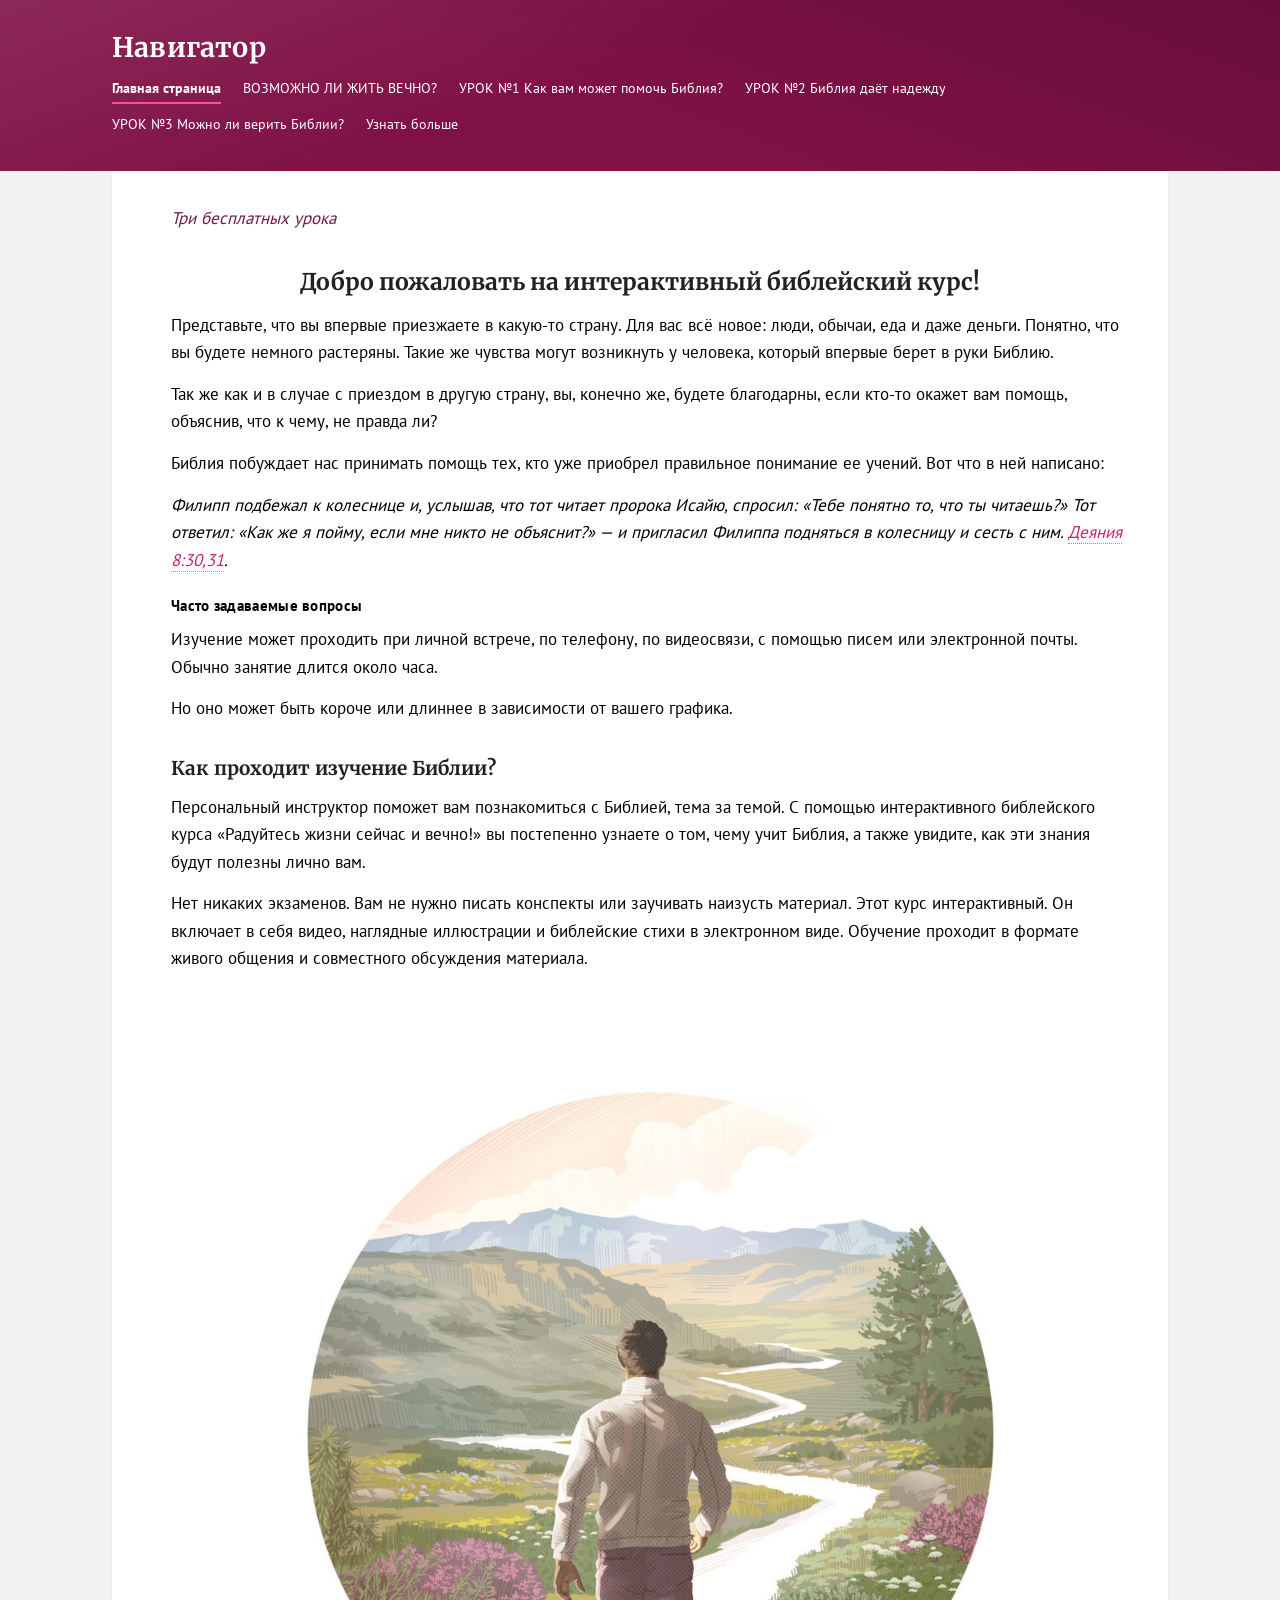
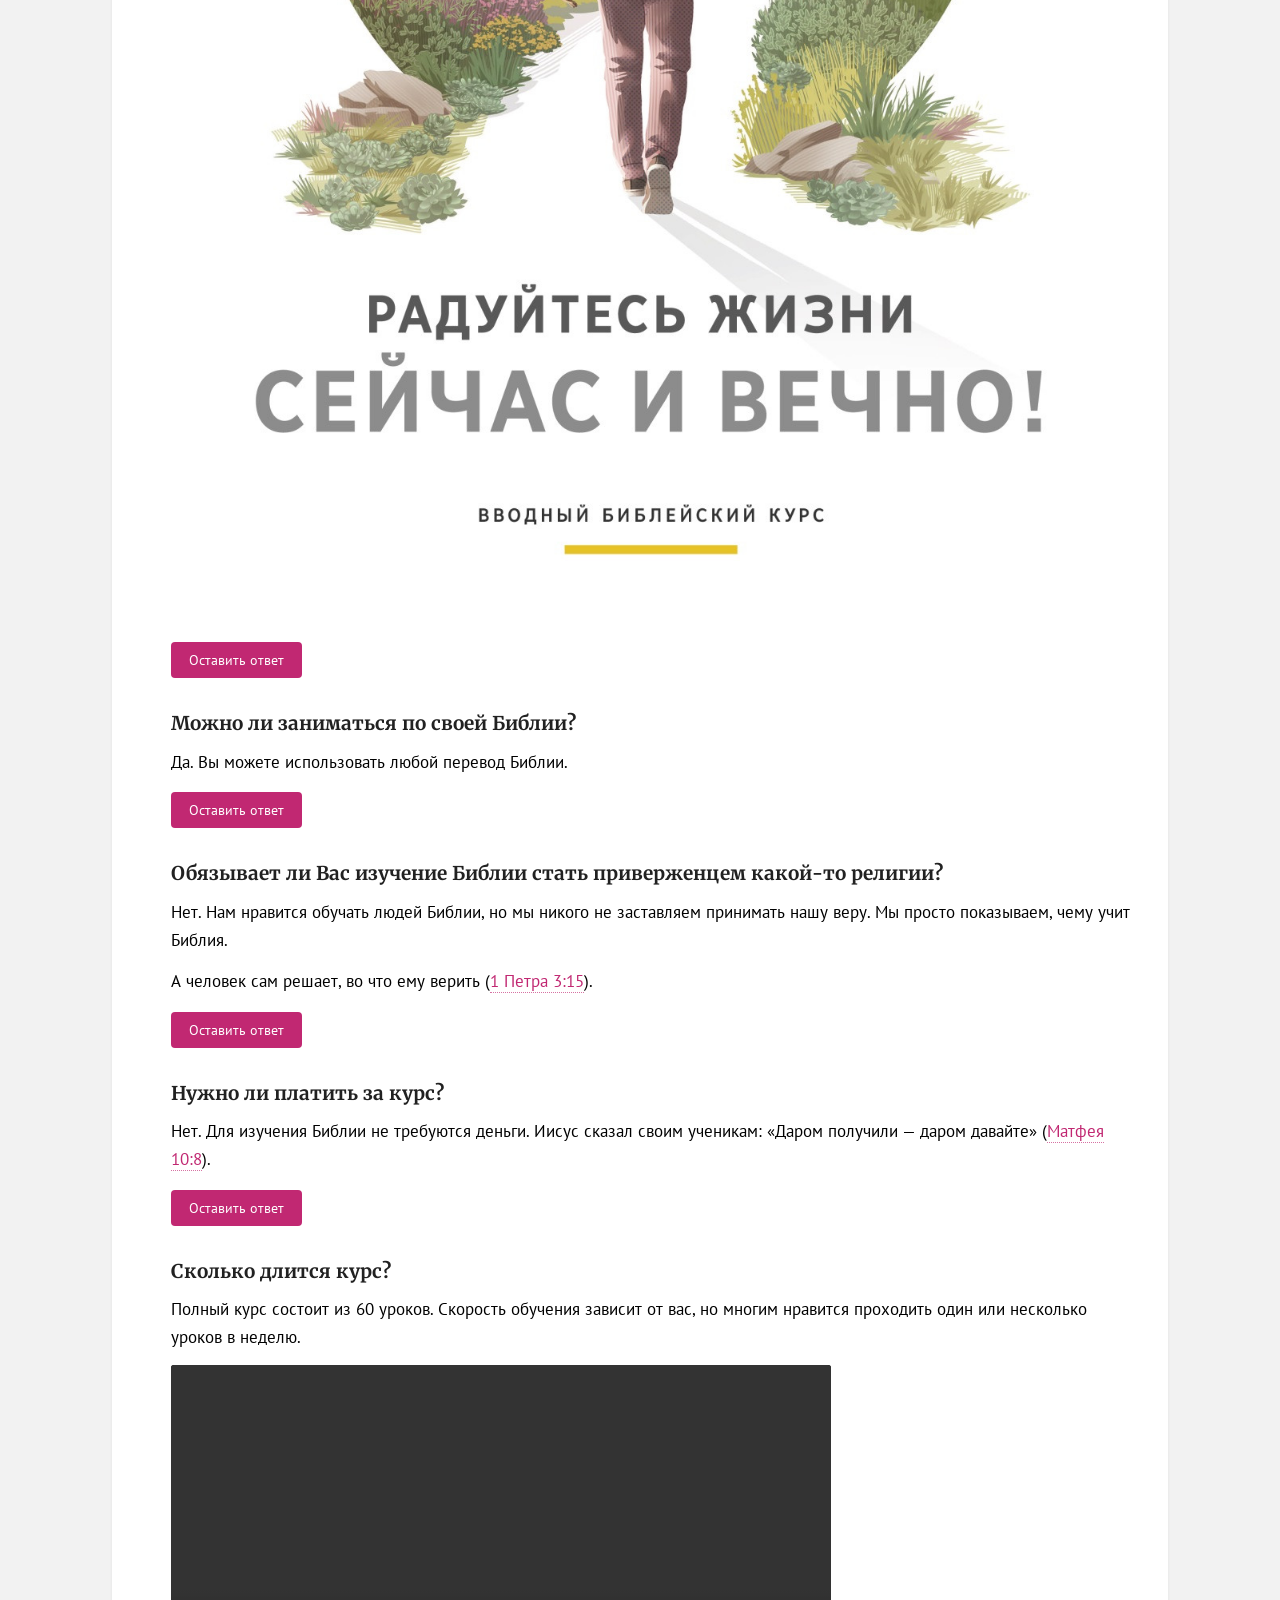
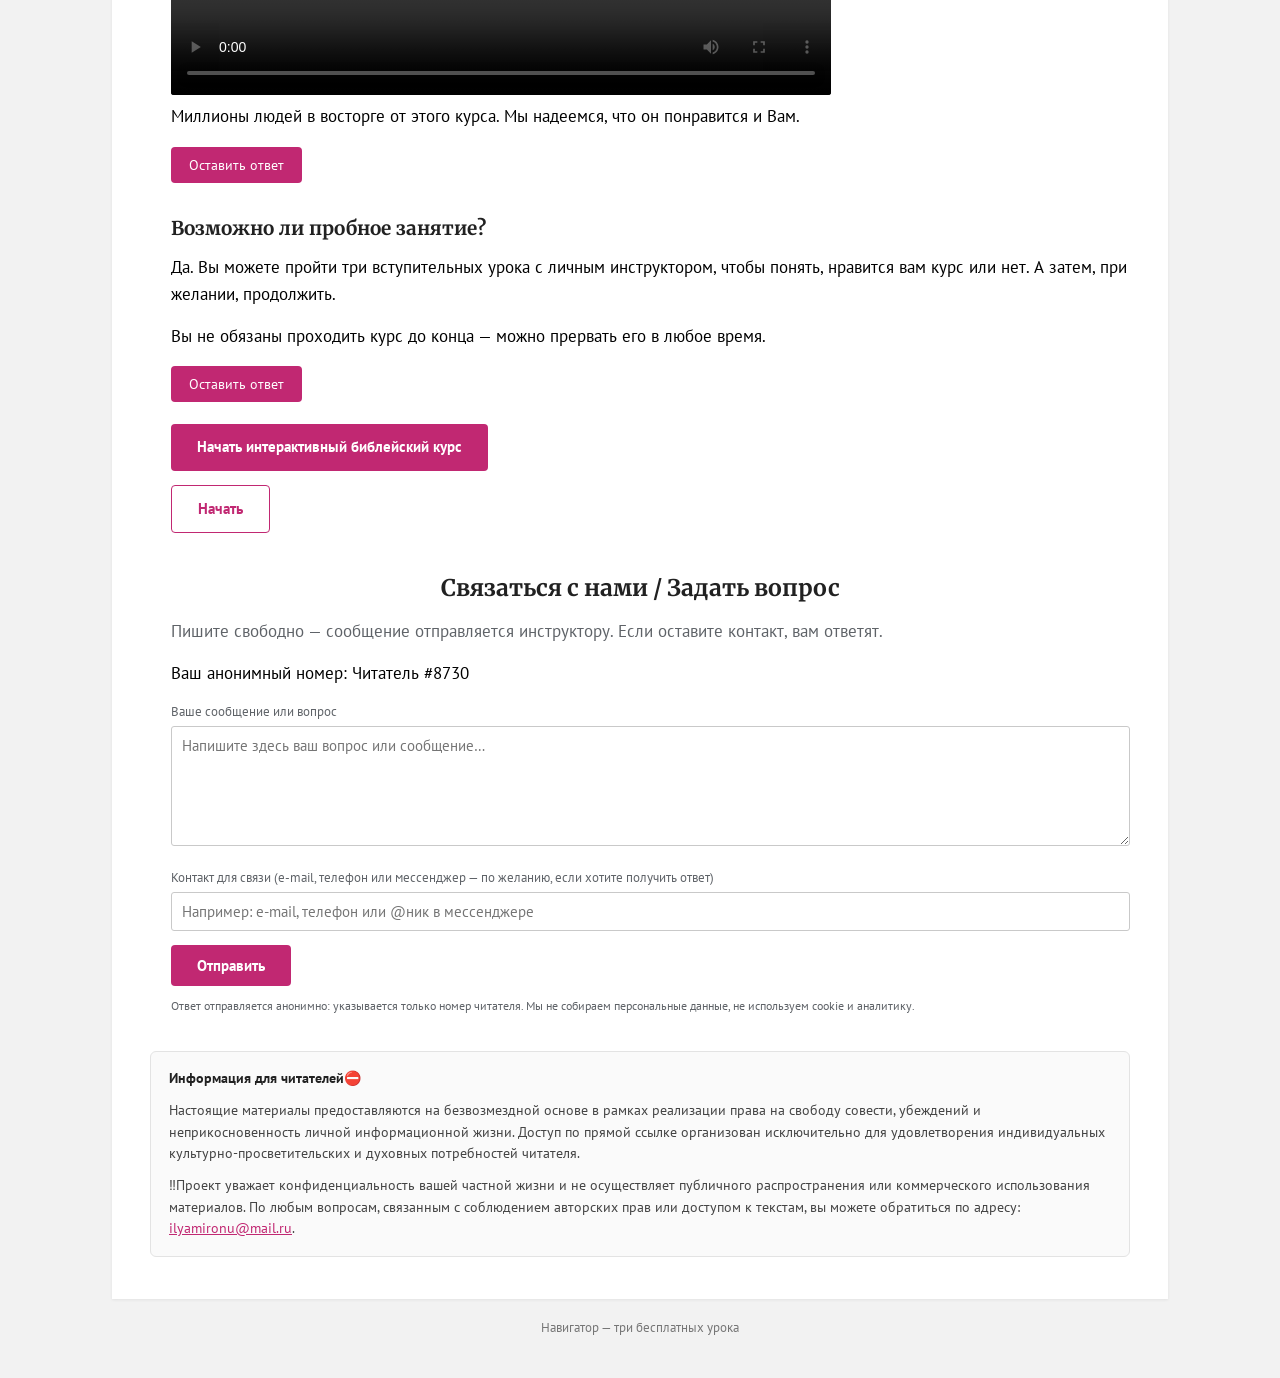
<file: index.html>
<!DOCTYPE html>
<html lang="ru">
<head>
<meta charset="utf-8">
<meta name="viewport" content="width=device-width, initial-scale=1">
<title>Навигатор — Главная страница</title>
<meta name="description" content="Навигатор — три бесплатных урока по Библии. Интерактивный библейский курс: тексты Библии в отдельных окнах и возможность оставить свой ответ на каждый вопрос.">
<meta name="robots" content="noindex, nofollow">
<link rel="stylesheet" href="css/fonts.css">
<link rel="stylesheet" href="css/style.css">
</head>
<body>

<header class="cover">
  <div class="cover__inner">
    <div class="cover__title"><a href="index.html">Навигатор</a></div>
    <button class="nav__toggle" type="button" aria-expanded="false" aria-controls="siteNav">Меню</button>
    <nav id="siteNav" aria-label="Меню сайта">
      <ul class="nav__list">
        <li><a class="is-active" href="index.html">Главная страница</a></li>
        <li><a href="vozmozhno-li-zhit-vechno.html">ВОЗМОЖНО ЛИ ЖИТЬ ВЕЧНО?</a></li>
        <li><a href="urok-1.html">УРОК №1 Как вам может помочь Библия?</a></li>
        <li><a href="urok-2.html">УРОК №2 Библия даёт надежду</a></li>
        <li><a href="urok-3.html">УРОК №3 Можно ли верить Библии?</a></li>
        <li><a href="uznat-bolshe.html">Узнать больше</a></li>
      </ul>
    </nav>
  </div>
</header>

<main class="wrap">
  <article class="content">

    <p class="subtitle">Три бесплатных урока</p>

    <h2>Добро пожаловать на интерактивный библейский курс!</h2>

    <p>Представьте, что вы впервые приезжаете в какую-то страну. Для вас всё новое: люди, обычаи, еда и даже деньги. Понятно, что вы будете немного растеряны. Такие же чувства могут возникнуть у человека, который впервые берет в руки Библию.</p>

    <p>Так же как и в случае с приездом в другую страну, вы, конечно же, будете благодарны, если кто-то окажет вам помощь, объяснив, что к чему, не правда ли?</p>

    <p>Библия побуждает нас принимать помощь тех, кто уже приобрел правильное понимание ее учений. Вот что в ней написано:</p>

    <p class="quote">Филипп подбежал к колеснице и, услышав, что тот читает пророка Исайю, спросил: «Тебе понятно то, что ты читаешь?» Тот ответил: «Как же я пойму, если мне никто не объяснит?» — и пригласил Филиппа подняться в колесницу и сесть с ним. <span class="verse" data-verse="Deyaniya-83031-09-15" title="Открыть текст стиха">Деяния 8:30,31</span>.</p>

    <p class="label">Часто задаваемые вопросы</p>

    <p>Изучение может проходить при личной встрече, по телефону, по видеосвязи, с помощью писем или электронной почты. Обычно занятие длится около часа.</p>

    <p>Но оно может быть короче или длиннее в зависимости от вашего графика.</p>

    <h3>Как проходит изучение Библии?</h3>

    <p>Персональный инструктор поможет вам познакомиться с Библией, тема за темой. С помощью интерактивного библейского курса «Радуйтесь жизни сейчас и вечно!» вы постепенно узнаете о том, чему учит Библия, а также увидите, как эти знания будут полезны лично вам.</p>

    <p>Нет никаких экзаменов. Вам не нужно писать конспекты или заучивать наизусть материал. Этот курс интерактивный. Он включает в себя видео, наглядные иллюстрации и библейские стихи в электронном виде. Обучение проходит в формате живого общения и совместного обсуждения материала.</p>

    <p class="img"><img src="assets/img/home-3.jpg" alt="Изучение Библии по книге" loading="lazy"></p>

    <div class="answers" data-question-id="g1" data-question="Как проходит изучение Библии?"></div>

    <h3>Можно ли заниматься по своей Библии?</h3>

    <p>Да. Вы можете использовать любой перевод Библии.</p>

    <div class="answers" data-question-id="g2" data-question="Можно ли заниматься по своей Библии?"></div>

    <h3>Обязывает ли Вас изучение Библии стать приверженцем какой-то религии?</h3>

    <p>Нет. Нам нравится обучать людей Библии, но мы никого не заставляем принимать нашу веру. Мы просто показываем, чему учит Библия.</p>

    <p>А человек сам решает, во что ему верить (<span class="verse" data-verse="1-Petra-315" title="Открыть текст стиха">1 Петра 3:15</span>).</p>

    <div class="answers" data-question-id="g3" data-question="Обязывает ли Вас изучение Библии стать приверженцем какой-то религии?"></div>

    <h3>Нужно ли платить за курс?</h3>

    <p>Нет. Для изучения Библии не требуются деньги. Иисус сказал своим ученикам: «Даром получили — даром давайте» (<span class="verse" data-verse="Matfeya-108" title="Открыть текст стиха">Матфея 10:8</span>).</p>

    <div class="answers" data-question-id="g4" data-question="Нужно ли платить за курс?"></div>

    <h3>Сколько длится курс?</h3>

    <p>Полный курс состоит из 60 уроков. Скорость обучения зависит от вас, но многим нравится проходить один или несколько уроков в неделю.</p>

    <div class="video-block">
      <video controls preload="metadata" playsinline>
        <source src="assets/video/video-01-kak-prohodit-kurs.mp4" type="video/mp4">
        Ваш браузер не поддерживает видео. Скачайте файл в папке assets/video.
      </video>
    </div>

    <p>Миллионы людей в восторге от этого курса. Мы надеемся, что он понравится и Вам.</p>

    <div class="answers" data-question-id="g5" data-question="Сколько длится курс?"></div>

    <h3>Возможно ли пробное занятие?</h3>

    <p>Да. Вы можете пройти три вступительных урока с личным инструктором, чтобы понять, нравится вам курс или нет. А затем, при желании, продолжить.</p>

    <p>Вы не обязаны проходить курс до конца — можно прервать его в любое время.</p>

    <div class="answers" data-question-id="g6" data-question="Возможно ли пробное занятие?"></div>

    <p class="btn--block"><a class="btn" href="urok-1.html">Начать интерактивный библейский курс</a></p>

    <p class="btn--block"><a class="btn btn--ghost" href="vozmozhno-li-zhit-vechno.html">Начать</a></p>

    <section class="contact" id="contact">
      <h2>Связаться с нами / Задать вопрос</h2>

      <p class="contact__lead">Пишите свободно — сообщение отправляется инструктору. Если оставите контакт, вам ответят.</p>

      <form class="contact-form js-contact" novalidate>
        <p class="answer-context">Ваш анонимный номер: <span data-reader>Читатель</span></p>

        <label for="contact-message">Ваше сообщение или вопрос</label>
        <textarea id="contact-message" name="message" rows="5" placeholder="Напишите здесь ваш вопрос или сообщение…"></textarea>

        <label for="contact-contact">Контакт для связи (e-mail, телефон или мессенджер — по желанию, если хотите получить ответ)</label>
        <input type="text" id="contact-contact" name="contact" placeholder="Например: e-mail, телефон или @ник в мессенджере">

        <div class="row">
          <button type="submit" class="btn">Отправить</button>
          <span class="status" role="status" aria-live="polite"></span>
        </div>

        <p class="hint">Ответ отправляется анонимно: указывается только номер читателя. Мы не собираем персональные данные, не используем cookie и аналитику.</p>
      </form>
    </section>

    <div class="reader-note">
      <p class="reader-note__title">Информация для читателей⛔</p>
      <p>Настоящие материалы предоставляются на безвозмездной основе в рамках реализации права на свободу совести, убеждений и неприкосновенность личной информационной жизни. Доступ по прямой ссылке организован исключительно для удовлетворения индивидуальных культурно-просветительских и духовных потребностей читателя.</p>
      <p>‼️Проект уважает конфиденциальность вашей частной жизни и не осуществляет публичного распространения или коммерческого использования материалов. По любым вопросам, связанным с соблюдением авторских прав или доступом к текстам, вы можете обратиться по адресу: <a href="mailto:ilyamironu@mail.ru">ilyamironu@mail.ru</a>.</p>
    </div>

  </article>
</main>

<footer class="footer">Навигатор — три бесплатных урока</footer>

<script src="js/verses.js"></script>
<script src="js/config.js"></script>
<script src="js/app.js"></script>
</body>
</html>
</file>
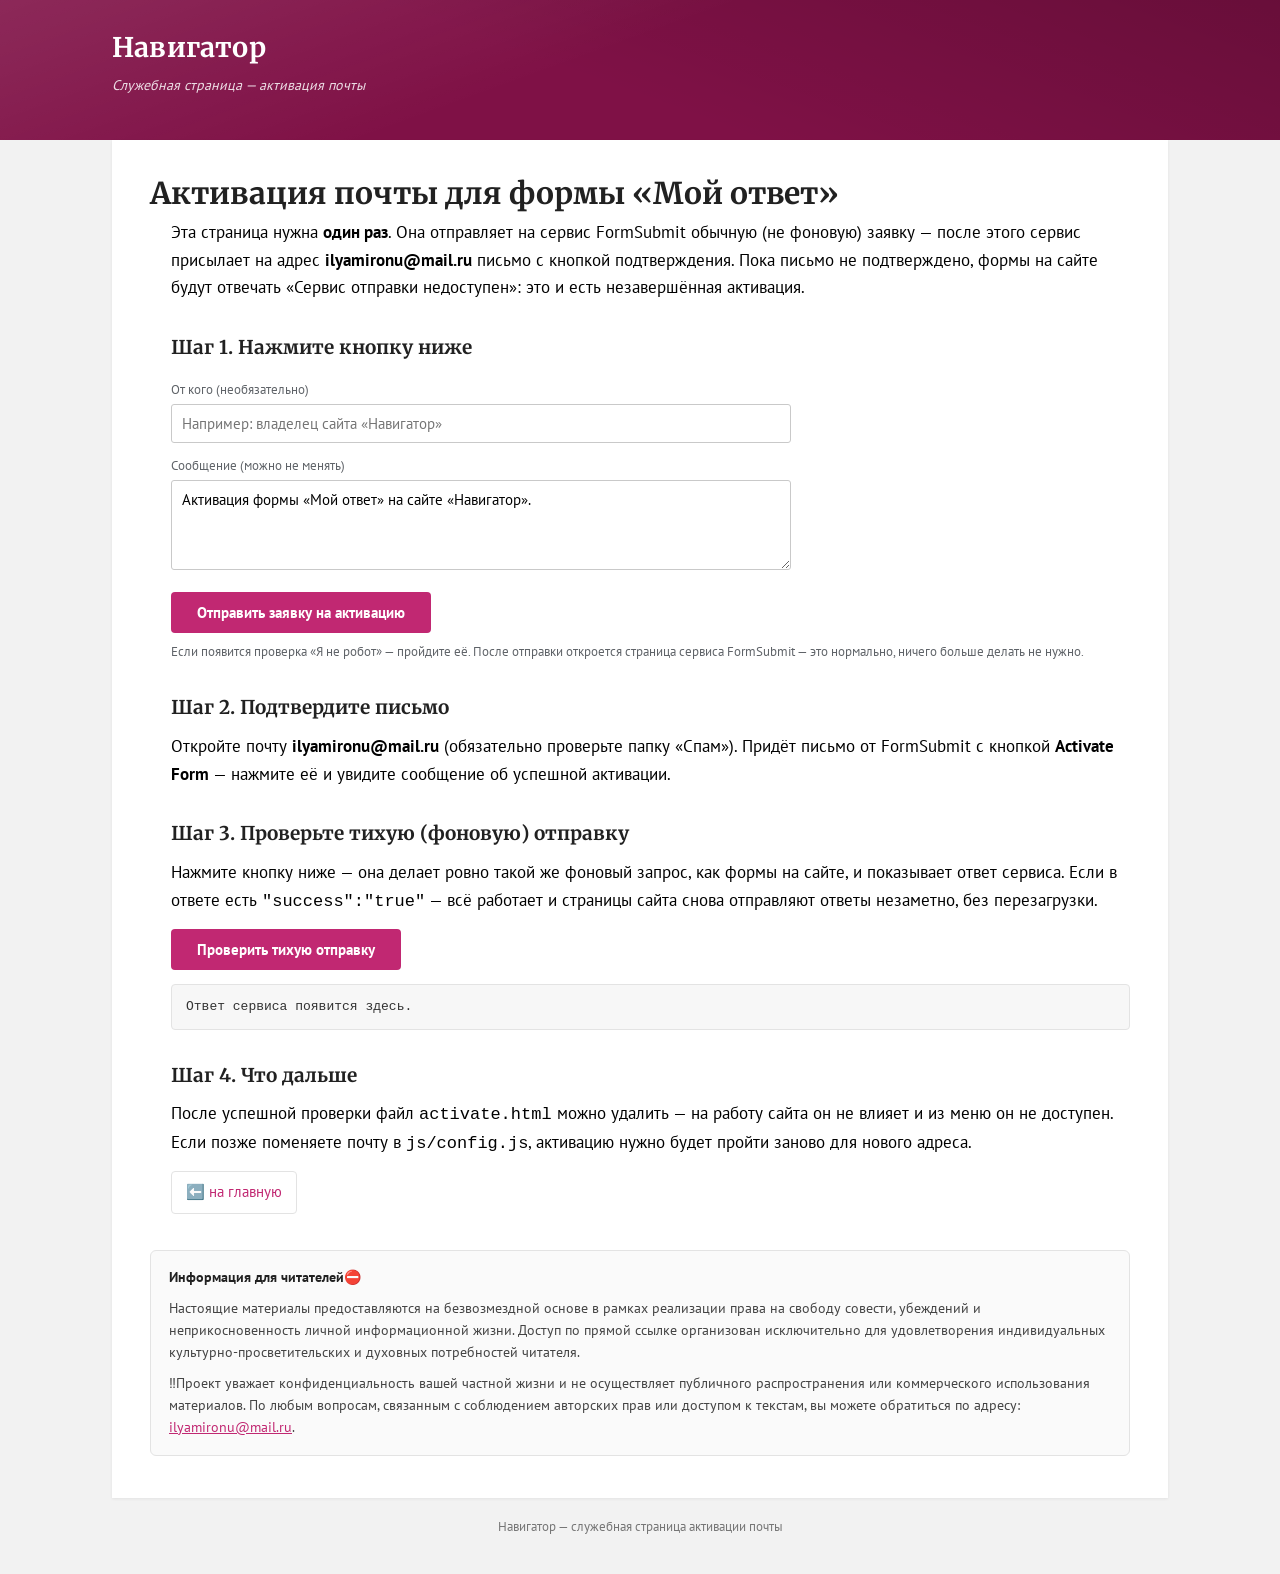
<file: activate.html>
<!DOCTYPE html>
<html lang="ru">
<head>
<meta charset="utf-8">
<meta name="viewport" content="width=device-width, initial-scale=1">
<title>Навигатор — активация почты (служебная страница)</title>
<meta name="robots" content="noindex, nofollow">
<link rel="stylesheet" href="css/fonts.css">
<link rel="stylesheet" href="css/style.css">
</head>
<body>

<header class="cover">
  <div class="cover__inner">
    <div class="cover__title"><a href="index.html">Навигатор</a></div>
    <p class="cover__subtitle">Служебная страница — активация почты</p>
  </div>
</header>

<main class="wrap">
  <article class="content">

    <h1>Активация почты для формы «Мой ответ»</h1>

    <p>Эта страница нужна <b>один раз</b>. Она отправляет на сервис FormSubmit обычную (не фоновую)
    заявку — после этого сервис присылает на адрес <b>ilyamironu@mail.ru</b> письмо с кнопкой
    подтверждения. Пока письмо не подтверждено, формы на сайте будут отвечать
    «Сервис отправки недоступен»: это и есть незавершённая активация.</p>

    <h3>Шаг 1. Нажмите кнопку ниже</h3>

    <form class="activate-form" action="https://formsubmit.co/ilyamironu@mail.ru" method="POST">
      <input type="text" name="_honey" style="display:none" tabindex="-1" autocomplete="off">
      <input type="hidden" name="_subject" value="Навигатор — заявка на активацию формы">
      <input type="hidden" name="_template" value="table">

      <label for="af-name">От кого (необязательно)</label>
      <input type="text" id="af-name" name="name" placeholder="Например: владелец сайта «Навигатор»">

      <label for="af-msg">Сообщение (можно не менять)</label>
      <textarea id="af-msg" name="message">Активация формы «Мой ответ» на сайте «Навигатор».</textarea>

      <div class="row">
        <button type="submit" class="btn">Отправить заявку на активацию</button>
      </div>
    </form>

    <p class="hint">Если появится проверка «Я не робот» — пройдите её. После отправки откроется
    страница сервиса FormSubmit — это нормально, ничего больше делать не нужно.</p>

    <h3>Шаг 2. Подтвердите письмо</h3>

    <p>Откройте почту <b>ilyamironu@mail.ru</b> (обязательно проверьте папку «Спам»).
    Придёт письмо от FormSubmit с кнопкой <b>Activate Form</b> — нажмите её и увидите сообщение
    об успешной активации.</p>

    <h3>Шаг 3. Проверьте тихую (фоновую) отправку</h3>

    <p>Нажмите кнопку ниже — она делает ровно такой же фоновый запрос, как формы на сайте,
    и показывает ответ сервиса. Если в ответе есть <code>"success":"true"</code> — всё работает
    и страницы сайта снова отправляют ответы незаметно, без перезагрузки.</p>

    <p class="btn--block"><button type="button" class="btn" id="testAjax">Проверить тихую отправку</button></p>

    <pre id="testOut" class="test-out">Ответ сервиса появится здесь.</pre>

    <h3>Шаг 4. Что дальше</h3>

    <p>После успешной проверки файл <code>activate.html</code> можно удалить — на работу сайта он
    не влияет и из меню он не доступен. Если позже поменяете почту в <code>js/config.js</code>,
    активацию нужно будет пройти заново для нового адреса.</p>

    <p class="pager"><a href="index.html">⬅️ на главную</a></p>

    <div class="reader-note">
      <p class="reader-note__title">Информация для читателей⛔</p>
      <p>Настоящие материалы предоставляются на безвозмездной основе в рамках реализации права на свободу совести, убеждений и неприкосновенность личной информационной жизни. Доступ по прямой ссылке организован исключительно для удовлетворения индивидуальных культурно-просветительских и духовных потребностей читателя.</p>
      <p>‼️Проект уважает конфиденциальность вашей частной жизни и не осуществляет публичного распространения или коммерческого использования материалов. По любым вопросам, связанным с соблюдением авторских прав или доступом к текстам, вы можете обратиться по адресу: <a href="mailto:ilyamironu@mail.ru">ilyamironu@mail.ru</a>.</p>
    </div>

  </article>
</main>

<footer class="footer">Навигатор — служебная страница активации почты</footer>

<script>
  (function () {
    var btn = document.getElementById('testAjax');
    var out = document.getElementById('testOut');
    if (!btn || !out) { return; }

    btn.addEventListener('click', function () {
      btn.disabled = true;
      out.textContent = 'Отправляется…';

      fetch('https://formsubmit.co/ajax/ilyamironu@mail.ru', {
        method: 'POST',
        headers: { 'Content-Type': 'application/json', 'Accept': 'application/json' },
        body: JSON.stringify({
          _subject: 'Навигатор — проверка тихой отправки',
          _template: 'table',
          _captcha: 'false',
          'Анонимный номер': 'Читатель #0000 (проверка)',
          'Страница': 'Служебная страница activate.html',
          'Урок': '—',
          'Вопрос': 'Проверка фоновой отправки',
          'Мой ответ': 'Тестовое сообщение. Если оно пришло на почту — формы на сайте работают.',
          'Контакт для связи': '',
          'Отправлено': new Date().toLocaleString('ru-RU')
        })
      })
        .then(function (r) { return r.text(); })
        .then(function (t) { out.textContent = t; })
        .catch(function (e) { out.textContent = 'Ошибка запроса: ' + e.message; })
        .then(function () { btn.disabled = false; });
    });
  })();
</script>
</body>
</html>
</file>
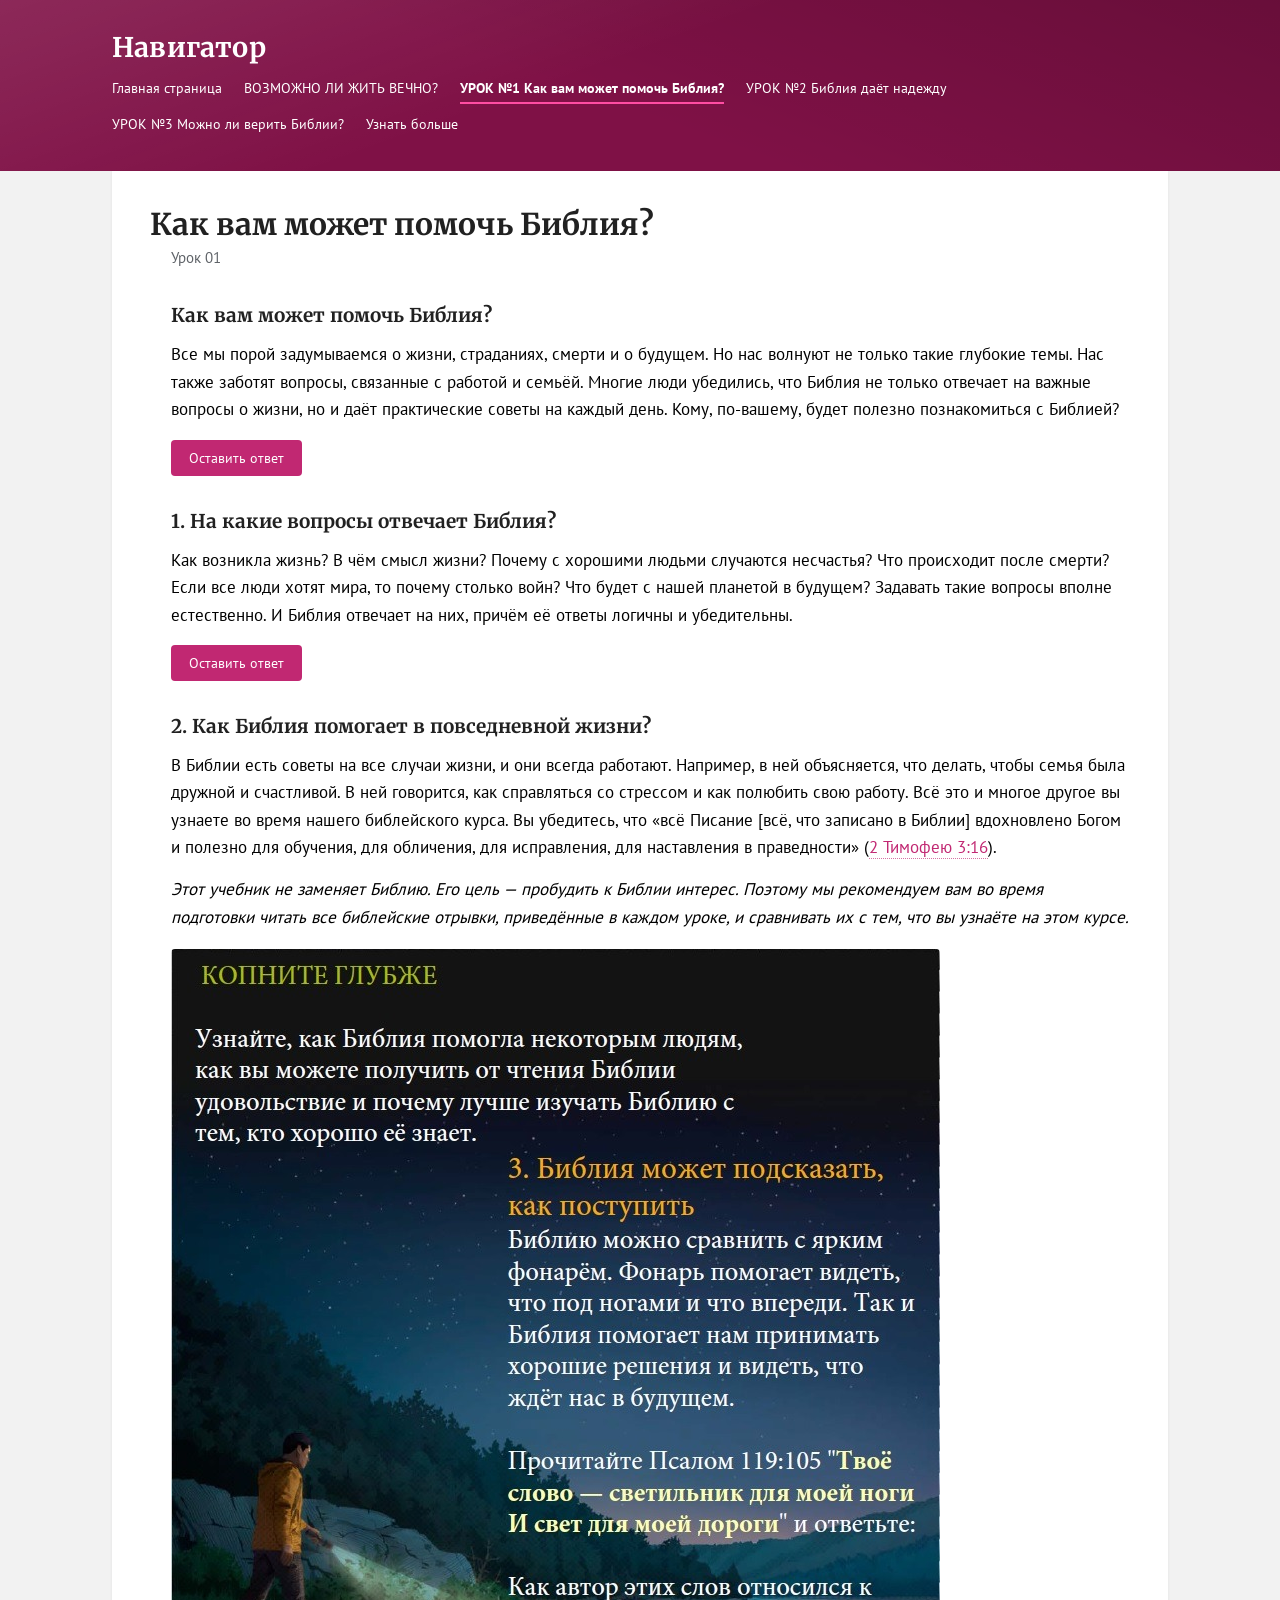
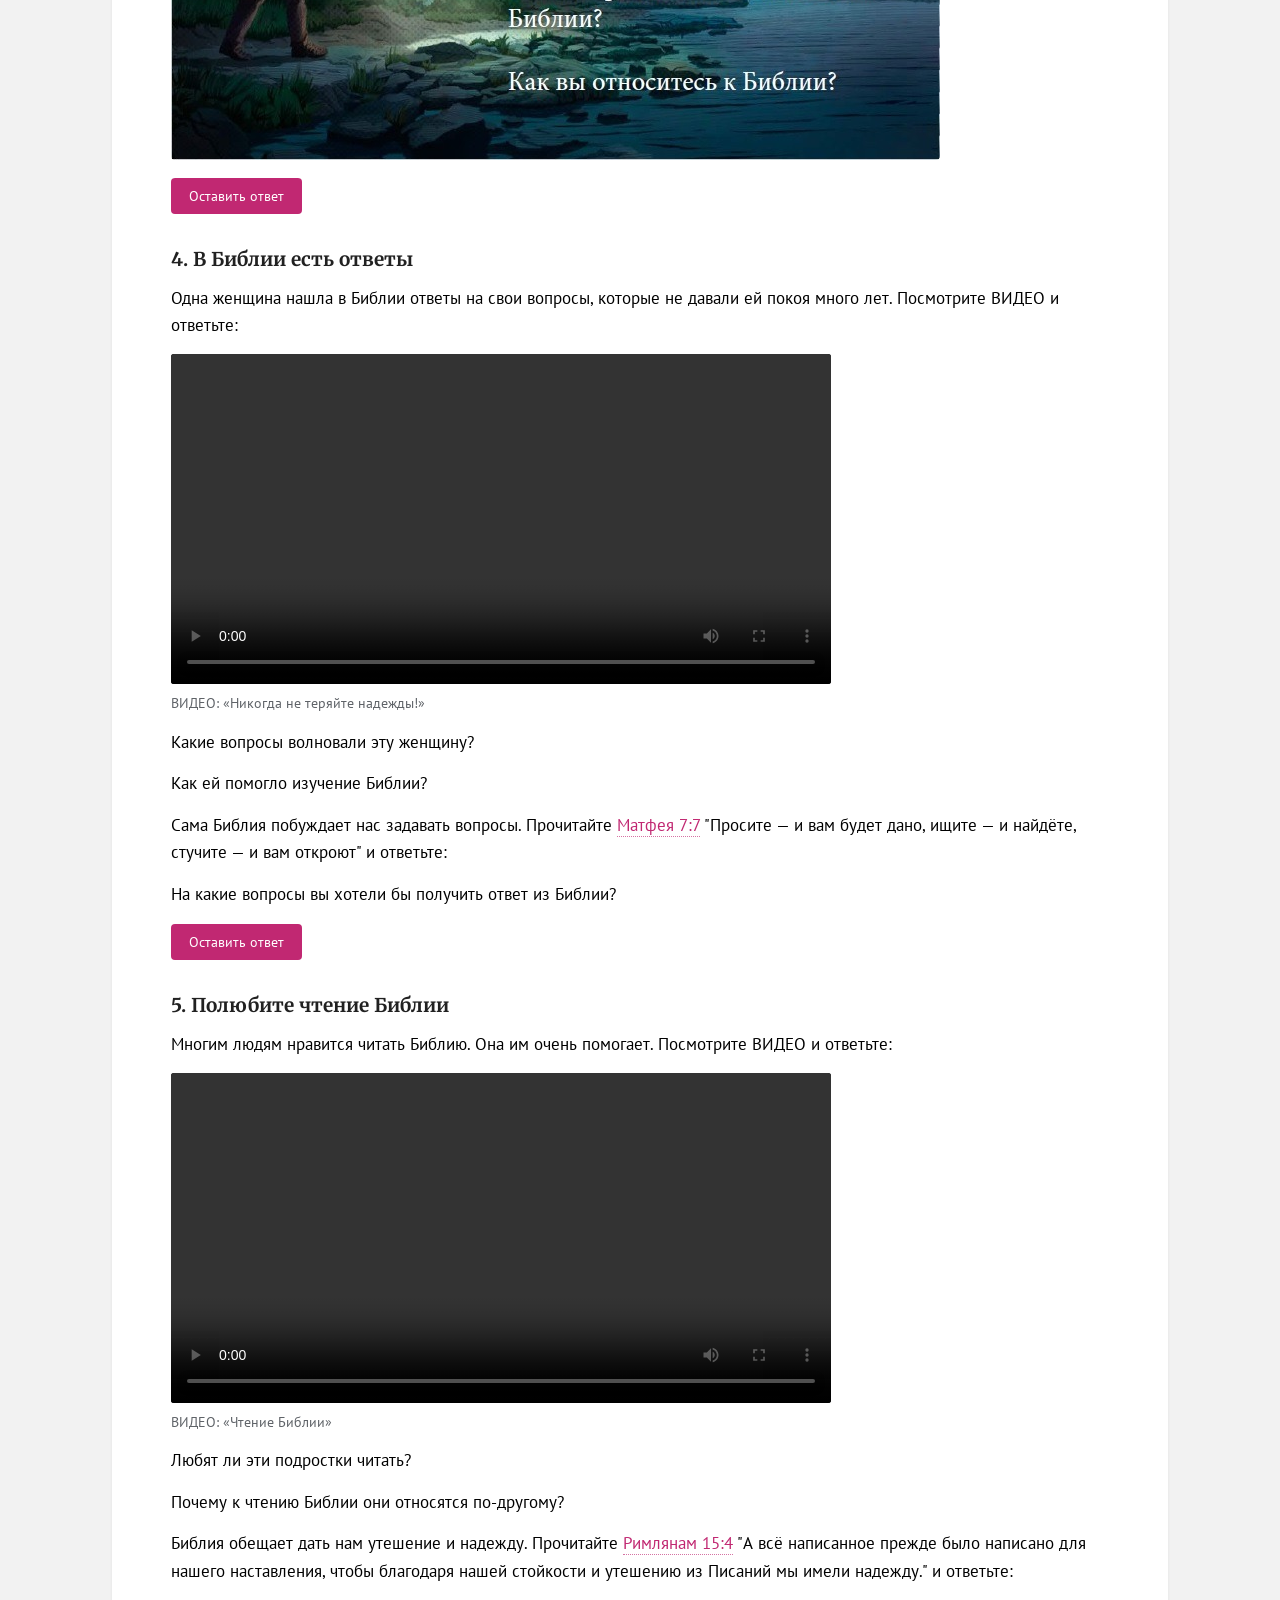
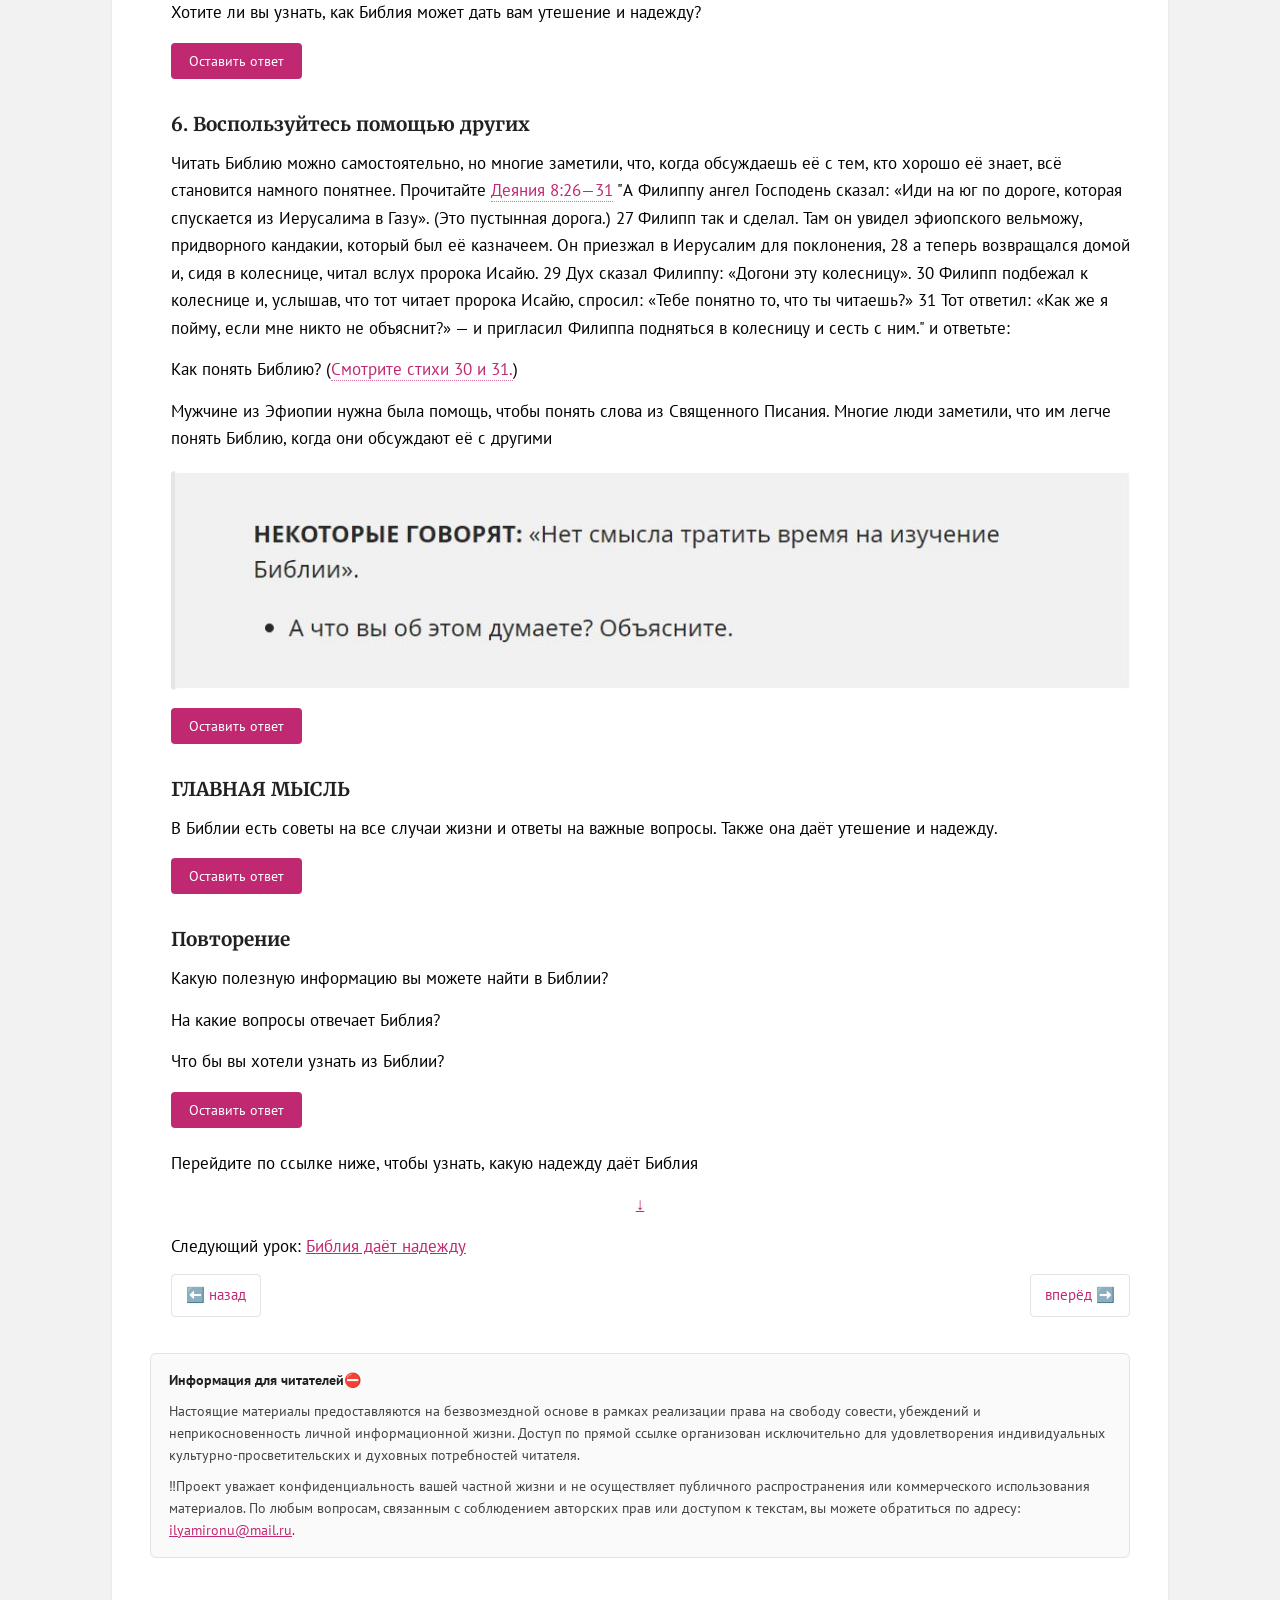
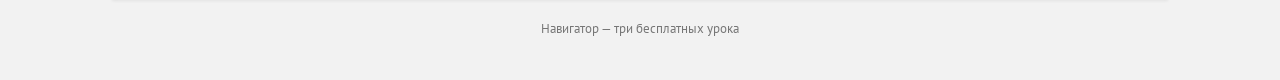
<file: urok-1.html>
<!DOCTYPE html>
<html lang="ru">
<head>
<meta charset="utf-8">
<meta name="viewport" content="width=device-width, initial-scale=1">
<title>Навигатор — УРОК №1 Как вам может помочь Библия?</title>
<meta name="description" content="Урок 1. Как вам может помочь Библия? Интерактивный библейский курс: тексты Библии в отдельных окнах и поле для вашего ответа на каждый вопрос.">
<meta name="robots" content="noindex, nofollow">
<link rel="stylesheet" href="css/fonts.css">
<link rel="stylesheet" href="css/style.css">
</head>
<body>

<header class="cover">
  <div class="cover__inner">
    <div class="cover__title"><a href="index.html">Навигатор</a></div>
    <button class="nav__toggle" type="button" aria-expanded="false" aria-controls="siteNav">Меню</button>
    <nav id="siteNav" aria-label="Меню сайта">
      <ul class="nav__list">
        <li><a href="index.html">Главная страница</a></li>
        <li><a href="vozmozhno-li-zhit-vechno.html">ВОЗМОЖНО ЛИ ЖИТЬ ВЕЧНО?</a></li>
        <li><a class="is-active" href="urok-1.html">УРОК №1 Как вам может помочь Библия?</a></li>
        <li><a href="urok-2.html">УРОК №2 Библия даёт надежду</a></li>
        <li><a href="urok-3.html">УРОК №3 Можно ли верить Библии?</a></li>
        <li><a href="uznat-bolshe.html">Узнать больше</a></li>
      </ul>
    </nav>
  </div>
</header>

<main class="wrap">
  <article class="content">

    <h1>Как вам может помочь Библия?</h1>
    <p class="lesson-no">Урок 01</p>

    <h3>Как вам может помочь Библия?</h3>

    <p>Все мы порой задумываемся о жизни, страданиях, смерти и о будущем. Но нас волнуют не только такие глубокие темы. Нас также заботят вопросы, связанные с работой и семьёй. Многие люди убедились, что Библия не только отвечает на важные вопросы о жизни, но и даёт практические советы на каждый день. Кому, по-вашему, будет полезно познакомиться с Библией?</p>

    <div class="answers" data-question-id="u1-0" data-question="Кому, по-вашему, будет полезно познакомиться с Библией?"></div>

    <h3>1. На какие вопросы отвечает Библия?</h3>

    <p>Как возникла жизнь? В чём смысл жизни? Почему с хорошими людьми случаются несчастья? Что происходит после смерти? Если все люди хотят мира, то почему столько войн? Что будет с нашей планетой в будущем? Задавать такие вопросы вполне естественно. И Библия отвечает на них, причём её ответы логичны и убедительны.</p>

    <div class="answers" data-question-id="u1-1" data-question="1. На какие вопросы отвечает Библия?"></div>

    <h3>2. Как Библия помогает в повседневной жизни?</h3>

    <p>В Библии есть советы на все случаи жизни, и они всегда работают. Например, в ней объясняется, что делать, чтобы семья была дружной и счастливой. В ней говорится, как справляться со стрессом и как полюбить свою работу. Всё это и многое другое вы узнаете во время нашего библейского курса. Вы убедитесь, что «всё Писание [всё, что записано в Библии] вдохновлено Богом и полезно для обучения, для обличения, для исправления, для наставления в праведности» (<span class="verse" data-verse="2-Timofeyu-316" title="Открыть текст стиха">2 Тимофею 3:16</span>).</p>

    <p class="quote">Этот учебник не заменяет Библию. Его цель — пробудить к Библии интерес. Поэтому мы рекомендуем вам во время подготовки читать все библейские отрывки, приведённые в каждом уроке, и сравнивать их с тем, что вы узнаёте на этом курсе.</p>

    <p class="img"><img src="assets/img/urok1-2.jpg" alt="Чтение Библии" loading="lazy"></p>

    <div class="answers" data-question-id="u1-2" data-question="2. Как Библия помогает в повседневной жизни?"></div>

    <h3>4. В Библии есть ответы</h3>

    <p>Одна женщина нашла в Библии ответы на свои вопросы, которые не давали ей покоя много лет. Посмотрите ВИДЕО и ответьте:</p>

    <div class="video-block">
      <video controls preload="metadata" playsinline>
        <source src="assets/video/video-02-nikogda-ne-teryayte-nadezhdy.mp4" type="video/mp4">
        Ваш браузер не поддерживает видео.
      </video>
    </div>
    <p class="video-caption">ВИДЕО: «Никогда не теряйте надежды!»</p>

    <p>Какие вопросы волновали эту женщину?</p>
    <p>Как ей помогло изучение Библии?</p>
    <p>Сама Библия побуждает нас задавать вопросы. Прочитайте <span class="verse" data-verse="Matfeya-77" title="Открыть текст стиха">Матфея 7:7</span> "Просите — и вам будет дано, ищите — и найдёте, стучите — и вам откроют" и ответьте:</p>
    <p>На какие вопросы вы хотели бы получить ответ из Библии?</p>

    <div class="answers" data-question-id="u1-3" data-question="4. В Библии есть ответы: Какие вопросы волновали эту женщину? Как ей помогло изучение Библии? На какие вопросы вы хотели бы получить ответ из Библии?"></div>

    <h3>5. Полюбите чтение Библии</h3>

    <p>Многим людям нравится читать Библию. Она им очень помогает. Посмотрите ВИДЕО и ответьте:</p>

    <div class="video-block">
      <video controls preload="metadata" playsinline>
        <source src="assets/video/video-03-chtenie-biblii.mp4" type="video/mp4">
        Ваш браузер не поддерживает видео.
      </video>
    </div>
    <p class="video-caption">ВИДЕО: «Чтение Библии»</p>

    <p>Любят ли эти подростки читать?</p>
    <p>Почему к чтению Библии они относятся по-другому?</p>
    <p>Библия обещает дать нам утешение и надежду. Прочитайте <span class="verse" data-verse="Rimlyanam-154" title="Открыть текст стиха">Римлянам 15:4</span> "А всё написанное прежде было написано для нашего наставления, чтобы благодаря нашей стойкости и утешению из Писаний мы имели надежду." и ответьте:</p>
    <p>Хотите ли вы узнать, как Библия может дать вам утешение и надежду?</p>

    <div class="answers" data-question-id="u1-4" data-question="5. Полюбите чтение Библии: Любят ли эти подростки читать? Почему к чтению Библии они относятся по-другому? Хотите ли вы узнать, как Библия может дать вам утешение и надежду?"></div>

    <h3>6. Воспользуйтесь помощью других</h3>

    <p>Читать Библию можно самостоятельно, но многие заметили, что, когда обсуждаешь её с тем, кто хорошо её знает, всё становится намного понятнее. Прочитайте <span class="verse" data-verse="Deyaniya-826-31" title="Открыть текст стиха">Деяния 8:26—31</span> "А Филиппу ангел Господень сказал: «Иди на юг по дороге, которая спускается из Иерусалима в Газу». (Это пустынная дорога.) 27 Филипп так и сделал. Там он увидел эфиопского вельможу, придворного кандакии, который был её казначеем. Он приезжал в Иерусалим для поклонения, 28 а теперь возвращался домой и, сидя в колеснице, читал вслух пророка Исайю. 29 Дух сказал Филиппу: «Догони эту колесницу». 30 Филипп подбежал к колеснице и, услышав, что тот читает пророка Исайю, спросил: «Тебе понятно то, что ты читаешь?» 31 Тот ответил: «Как же я пойму, если мне никто не объяснит?» — и пригласил Филиппа подняться в колесницу и сесть с ним." и ответьте:</p>

    <p>Как понять Библию? (<span class="verse" data-verse="Deyaniya-83031-09-15" title="Открыть текст стиха">Смотрите стихи 30 и 31.</span>)</p>

    <p>Мужчине из Эфиопии нужна была помощь, чтобы понять слова из Священного Писания. Многие люди заметили, что им легче понять Библию, когда они обсуждают её с другими</p>

    <p class="img"><img src="assets/img/urok1-4.jpg" alt="Изучение Библии с инструктором" loading="lazy"></p>

    <div class="answers" data-question-id="u1-5" data-question="6. Воспользуйтесь помощью других: Как понять Библию?"></div>

    <h3>ГЛАВНАЯ МЫСЛЬ</h3>

    <p>В Библии есть советы на все случаи жизни и ответы на важные вопросы. Также она даёт утешение и надежду.</p>

    <div class="answers" data-question-id="u1-6" data-question="ГЛАВНАЯ МЫСЛЬ: В Библии есть советы на все случаи жизни и ответы на важные вопросы. Также она даёт утешение и надежду."></div>

    <h3>Повторение</h3>

    <p>Какую полезную информацию вы можете найти в Библии?</p>
    <p>На какие вопросы отвечает Библия?</p>
    <p>Что бы вы хотели узнать из Библии?</p>

    <div class="answers" data-question-id="u1-7" data-question="Повторение: Какую полезную информацию вы можете найти в Библии? На какие вопросы отвечает Библия? Что бы вы хотели узнать из Библии?"></div>

    <p>Перейдите по ссылке ниже, чтобы узнать, какую надежду даёт Библия</p>

    <p class="center"><a class="link" href="urok-2.html">↓</a></p>

    <p>Следующий урок: <a class="link" href="urok-2.html">Библия даёт надежду</a></p>

    <p class="pager">
      <a href="vozmozhno-li-zhit-vechno.html">⬅️ назад</a>
      <a href="urok-2.html">вперёд ➡️</a>
    </p>

    <div class="reader-note">
      <p class="reader-note__title">Информация для читателей⛔</p>
      <p>Настоящие материалы предоставляются на безвозмездной основе в рамках реализации права на свободу совести, убеждений и неприкосновенность личной информационной жизни. Доступ по прямой ссылке организован исключительно для удовлетворения индивидуальных культурно-просветительских и духовных потребностей читателя.</p>
      <p>‼️Проект уважает конфиденциальность вашей частной жизни и не осуществляет публичного распространения или коммерческого использования материалов. По любым вопросам, связанным с соблюдением авторских прав или доступом к текстам, вы можете обратиться по адресу: <a href="mailto:ilyamironu@mail.ru">ilyamironu@mail.ru</a>.</p>
    </div>

  </article>
</main>

<footer class="footer">Навигатор — три бесплатных урока</footer>

<script src="js/verses.js"></script>
<script src="js/config.js"></script>
<script src="js/app.js"></script>
</body>
</html>
</file>
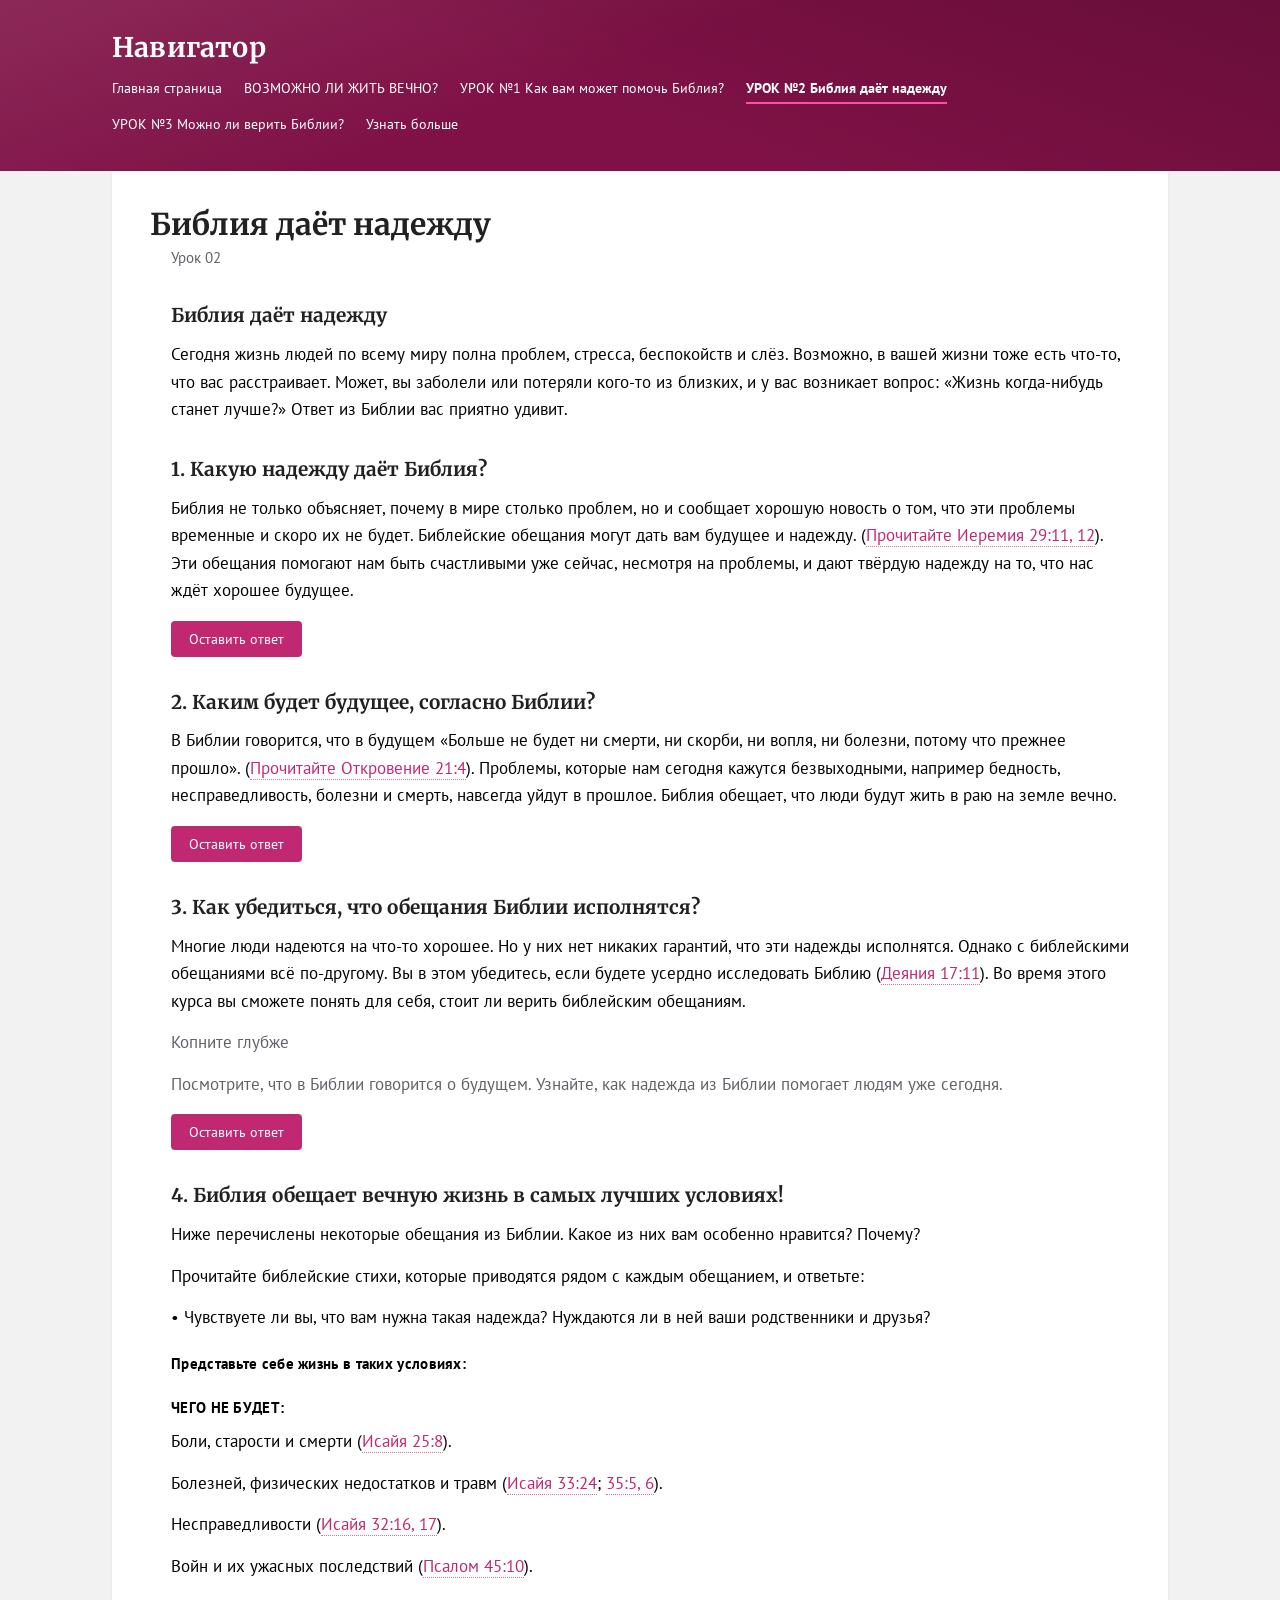
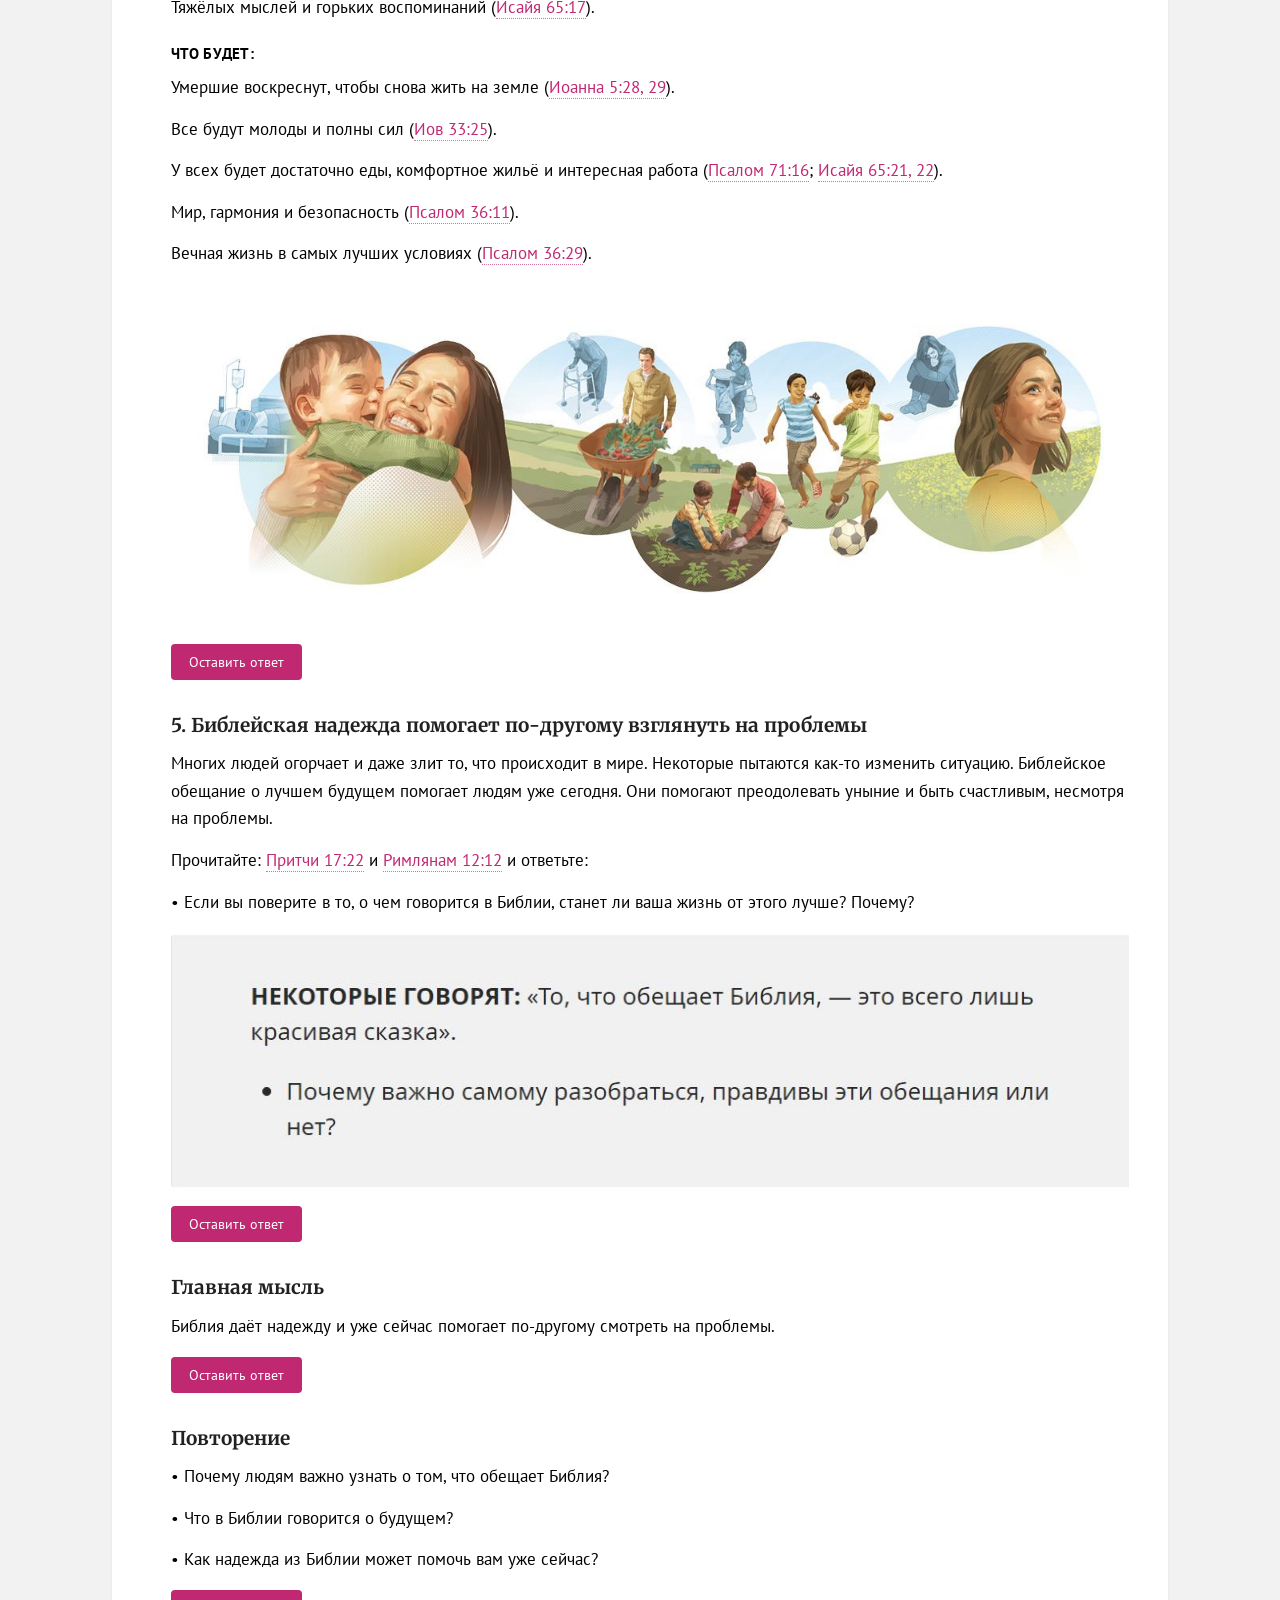
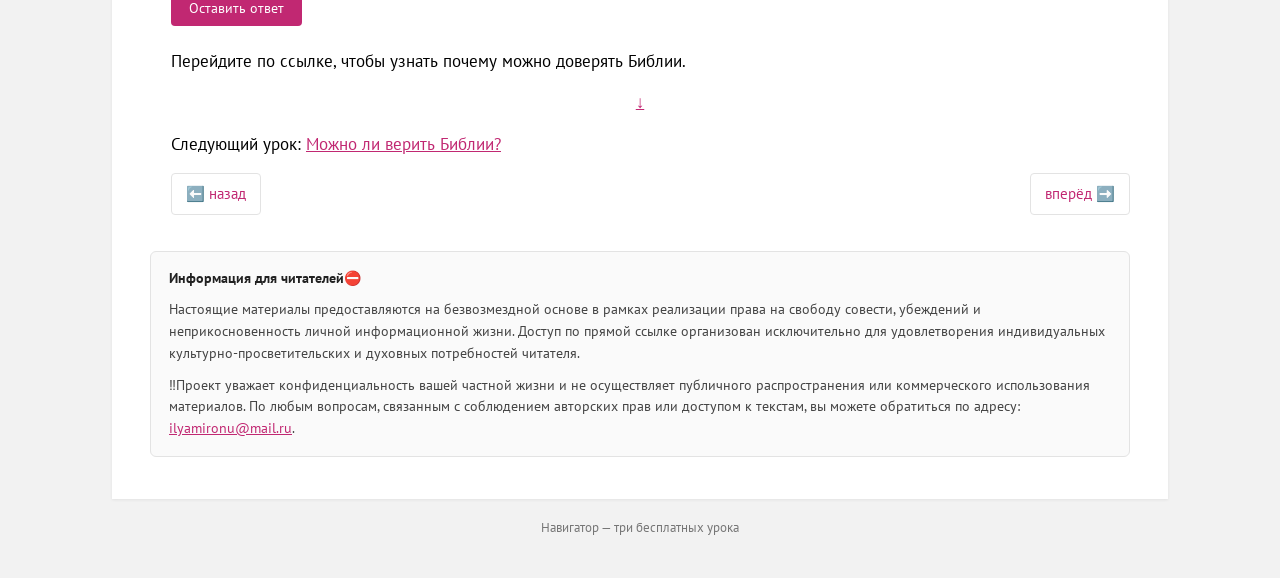
<file: urok-2.html>
<!DOCTYPE html>
<html lang="ru">
<head>
<meta charset="utf-8">
<meta name="viewport" content="width=device-width, initial-scale=1">
<title>Навигатор — УРОК №2 Библия даёт надежду</title>
<meta name="description" content="Урок 2. Библия даёт надежду. Интерактивный библейский курс: тексты Библии в отдельных окнах и поле для вашего ответа на каждый вопрос.">
<meta name="robots" content="noindex, nofollow">
<link rel="stylesheet" href="css/fonts.css">
<link rel="stylesheet" href="css/style.css">
</head>
<body>

<header class="cover">
  <div class="cover__inner">
    <div class="cover__title"><a href="index.html">Навигатор</a></div>
    <button class="nav__toggle" type="button" aria-expanded="false" aria-controls="siteNav">Меню</button>
    <nav id="siteNav" aria-label="Меню сайта">
      <ul class="nav__list">
        <li><a href="index.html">Главная страница</a></li>
        <li><a href="vozmozhno-li-zhit-vechno.html">ВОЗМОЖНО ЛИ ЖИТЬ ВЕЧНО?</a></li>
        <li><a href="urok-1.html">УРОК №1 Как вам может помочь Библия?</a></li>
        <li><a class="is-active" href="urok-2.html">УРОК №2 Библия даёт надежду</a></li>
        <li><a href="urok-3.html">УРОК №3 Можно ли верить Библии?</a></li>
        <li><a href="uznat-bolshe.html">Узнать больше</a></li>
      </ul>
    </nav>
  </div>
</header>

<main class="wrap">
  <article class="content">

    <h1>Библия даёт надежду</h1>
    <p class="lesson-no">Урок 02</p>

    <h3>Библия даёт надежду</h3>

    <p>Сегодня жизнь людей по всему миру полна проблем, стресса, беспокойств и слёз. Возможно, в вашей жизни тоже есть что-то, что вас расстраивает. Может, вы заболели или потеряли кого-то из близких, и у вас возникает вопрос: «Жизнь когда-нибудь станет лучше?» Ответ из Библии вас приятно удивит.</p>

    <h3>1. Какую надежду даёт Библия?</h3>

    <p>Библия не только объясняет, почему в мире столько проблем, но и сообщает хорошую новость о том, что эти проблемы временные и скоро их не будет. Библейские обещания могут дать вам будущее и надежду. (<span class="verse" data-verse="Ieremiya-2911-12-09-15" title="Открыть текст стиха">Прочитайте Иеремия 29:11, 12</span>). Эти обещания помогают нам быть счастливыми уже сейчас, несмотря на проблемы, и дают твёрдую надежду на то, что нас ждёт хорошее будущее.</p>

    <div class="answers" data-question-id="u2-1" data-question="1. Какую надежду даёт Библия?"></div>

    <h3>2. Каким будет будущее, согласно Библии?</h3>

    <p>В Библии говорится, что в будущем «Больше не будет ни смерти, ни скорби, ни вопля, ни болезни, потому что прежнее прошло». (<span class="verse" data-verse="Otkrovenie-214-09-15-3" title="Открыть текст стиха">Прочитайте Откровение 21:4</span>). Проблемы, которые нам сегодня кажутся безвыходными, например бедность, несправедливость, болезни и смерть, навсегда уйдут в прошлое. Библия обещает, что люди будут жить в раю на земле вечно.</p>

    <div class="answers" data-question-id="u2-2" data-question="2. Каким будет будущее, согласно Библии?"></div>

    <h3>3. Как убедиться, что обещания Библии исполнятся?</h3>

    <p>Многие люди надеются на что-то хорошее. Но у них нет никаких гарантий, что эти надежды исполнятся. Однако с библейскими обещаниями всё по-другому. Вы в этом убедитесь, если будете усердно исследовать Библию (<span class="verse" data-verse="Deyaniya-1711-09-15" title="Открыть текст стиха">Деяния 17:11</span>). Во время этого курса вы сможете понять для себя, стоит ли верить библейским обещаниям.</p>

    <p class="deep-note">Копните глубже</p>
    <p class="deep-note">Посмотрите, что в Библии говорится о будущем. Узнайте, как надежда из Библии помогает людям уже сегодня.</p>

    <div class="answers" data-question-id="u2-3" data-question="3. Как убедиться, что обещания Библии исполнятся?"></div>

    <h3>4. Библия обещает вечную жизнь в самых лучших условиях!</h3>

    <p>Ниже перечислены некоторые обещания из Библии. Какое из них вам особенно нравится? Почему?</p>

    <p>Прочитайте библейские стихи, которые приводятся рядом с каждым обещанием, и ответьте:</p>

    <p>• Чувствуете ли вы, что вам нужна такая надежда? Нуждаются ли в ней ваши родственники и друзья?</p>

    <p class="label">Представьте себе жизнь в таких условиях:</p>

    <p class="label">ЧЕГО НЕ БУДЕТ:</p>

    <p>Боли, старости и смерти (<span class="verse" data-verse="Isajya-258-09-15" title="Открыть текст стиха">Исайя 25:8</span>).</p>
    <p>Болезней, физических недостатков и травм (<span class="verse" data-verse="Isajya-3324-09-15-4" title="Открыть текст стиха">Исайя 33:24</span>; <span class="verse" data-verse="Isajya-355-6-09-15-2" title="Открыть текст стиха">35:5, 6</span>).</p>
    <p>Несправедливости (<span class="verse" data-verse="Isajya-3216-17-09-15" title="Открыть текст стиха">Исайя 32:16, 17</span>).</p>
    <p>Войн и их ужасных последствий (<span class="verse" data-verse="Psalom-4510-09-15" title="Открыть текст стиха">Псалом 45:10</span>).</p>
    <p>Тяжёлых мыслей и горьких воспоминаний (<span class="verse" data-verse="Isajya-6517-09-15" title="Открыть текст стиха">Исайя 65:17</span>).</p>

    <p class="label">ЧТО БУДЕТ:</p>

    <p>Умершие воскреснут, чтобы снова жить на земле (<span class="verse" data-verse="Ioanna-528-29-09-15-2" title="Открыть текст стиха">Иоанна 5:28, 29</span>).</p>
    <p>Все будут молоды и полны сил (<span class="verse" data-verse="Iov-3325-09-15" title="Открыть текст стиха">Иов 33:25</span>).</p>
    <p>У всех будет достаточно еды, комфортное жильё и интересная работа (<span class="verse" data-verse="Psalom-7116-09-15" title="Открыть текст стиха">Псалом 71:16</span>; <span class="verse" data-verse="Isajya-6521-22-09-15" title="Открыть текст стиха">Исайя 65:21, 22</span>).</p>
    <p>Мир, гармония и безопасность (<span class="verse" data-verse="Psalom-3611-09-15" title="Открыть текст стиха">Псалом 36:11</span>).</p>
    <p>Вечная жизнь в самых лучших условиях (<span class="verse" data-verse="Psalom-3629-09-15-2" title="Открыть текст стиха">Псалом 36:29</span>).</p>

    <p class="img"><img src="assets/img/urok2-2.jpg" alt="Обещания из Библии" loading="lazy"></p>

    <div class="answers" data-question-id="u2-4" data-question="4. Библия обещает вечную жизнь в самых лучших условиях! Какое обещание вам особенно нравится? Почему? Чувствуете ли вы, что вам нужна такая надежда?"></div>

    <h3>5. Библейская надежда помогает по-другому взглянуть на проблемы</h3>

    <p>Многих людей огорчает и даже злит то, что происходит в мире. Некоторые пытаются как-то изменить ситуацию. Библейское обещание о лучшем будущем помогает людям уже сегодня. Они помогают преодолевать уныние и быть счастливым, несмотря на проблемы.</p>

    <p>Прочитайте: <span class="verse" data-verse="Pritchi-1722-09-15" title="Открыть текст стиха">Притчи 17:22</span> и <span class="verse" data-verse="Rimlyanam-1212-09-15" title="Открыть текст стиха">Римлянам 12:12</span> и ответьте:</p>

    <p>• Если вы поверите в то, о чем говорится в Библии, станет ли ваша жизнь от этого лучше? Почему?</p>

    <p class="img"><img src="assets/img/urok2-3.jpg" alt="Библейская надежда" loading="lazy"></p>

    <div class="answers" data-question-id="u2-5" data-question="5. Библейская надежда помогает по-другому взглянуть на проблемы: Если вы поверите в то, о чем говорится в Библии, станет ли ваша жизнь от этого лучше? Почему?"></div>

    <h3>Главная мысль</h3>

    <p>Библия даёт надежду и уже сейчас помогает по-другому смотреть на проблемы.</p>

    <div class="answers" data-question-id="u2-6" data-question="Главная мысль: Библия даёт надежду и уже сейчас помогает по-другому смотреть на проблемы."></div>

    <h3>Повторение</h3>

    <p>• Почему людям важно узнать о том, что обещает Библия?</p>
    <p>• Что в Библии говорится о будущем?</p>
    <p>• Как надежда из Библии может помочь вам уже сейчас?</p>

    <div class="answers" data-question-id="u2-7" data-question="Повторение: Почему людям важно узнать о том, что обещает Библия? Что в Библии говорится о будущем? Как надежда из Библии может помочь вам уже сейчас?"></div>

    <p>Перейдите по ссылке, чтобы узнать почему можно доверять Библии.</p>

    <p class="center"><a class="link" href="urok-3.html">↓</a></p>

    <p>Следующий урок: <a class="link" href="urok-3.html">Можно ли верить Библии?</a></p>

    <p class="pager">
      <a href="urok-1.html">⬅️ назад</a>
      <a href="urok-3.html">вперёд ➡️</a>
    </p>

    <div class="reader-note">
      <p class="reader-note__title">Информация для читателей⛔</p>
      <p>Настоящие материалы предоставляются на безвозмездной основе в рамках реализации права на свободу совести, убеждений и неприкосновенность личной информационной жизни. Доступ по прямой ссылке организован исключительно для удовлетворения индивидуальных культурно-просветительских и духовных потребностей читателя.</p>
      <p>‼️Проект уважает конфиденциальность вашей частной жизни и не осуществляет публичного распространения или коммерческого использования материалов. По любым вопросам, связанным с соблюдением авторских прав или доступом к текстам, вы можете обратиться по адресу: <a href="mailto:ilyamironu@mail.ru">ilyamironu@mail.ru</a>.</p>
    </div>

  </article>
</main>

<footer class="footer">Навигатор — три бесплатных урока</footer>

<script src="js/verses.js"></script>
<script src="js/config.js"></script>
<script src="js/app.js"></script>
</body>
</html>
</file>
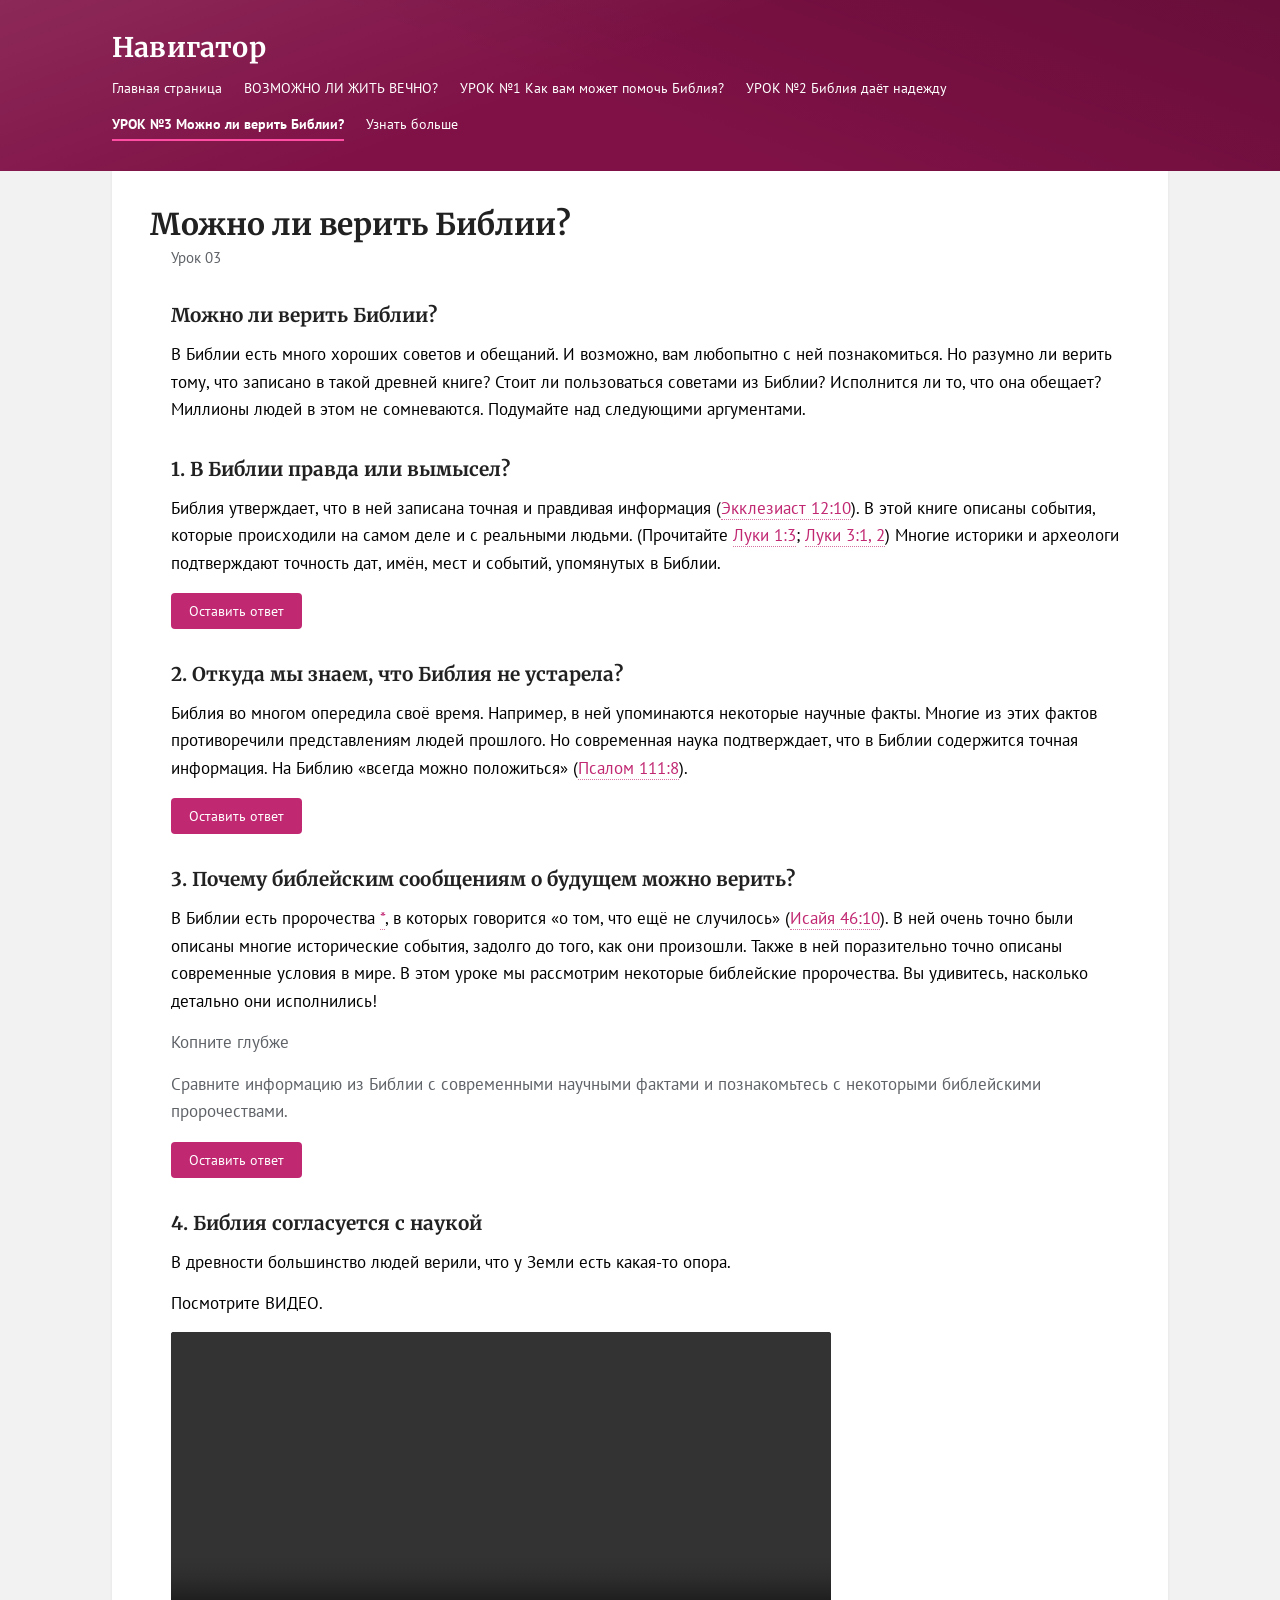
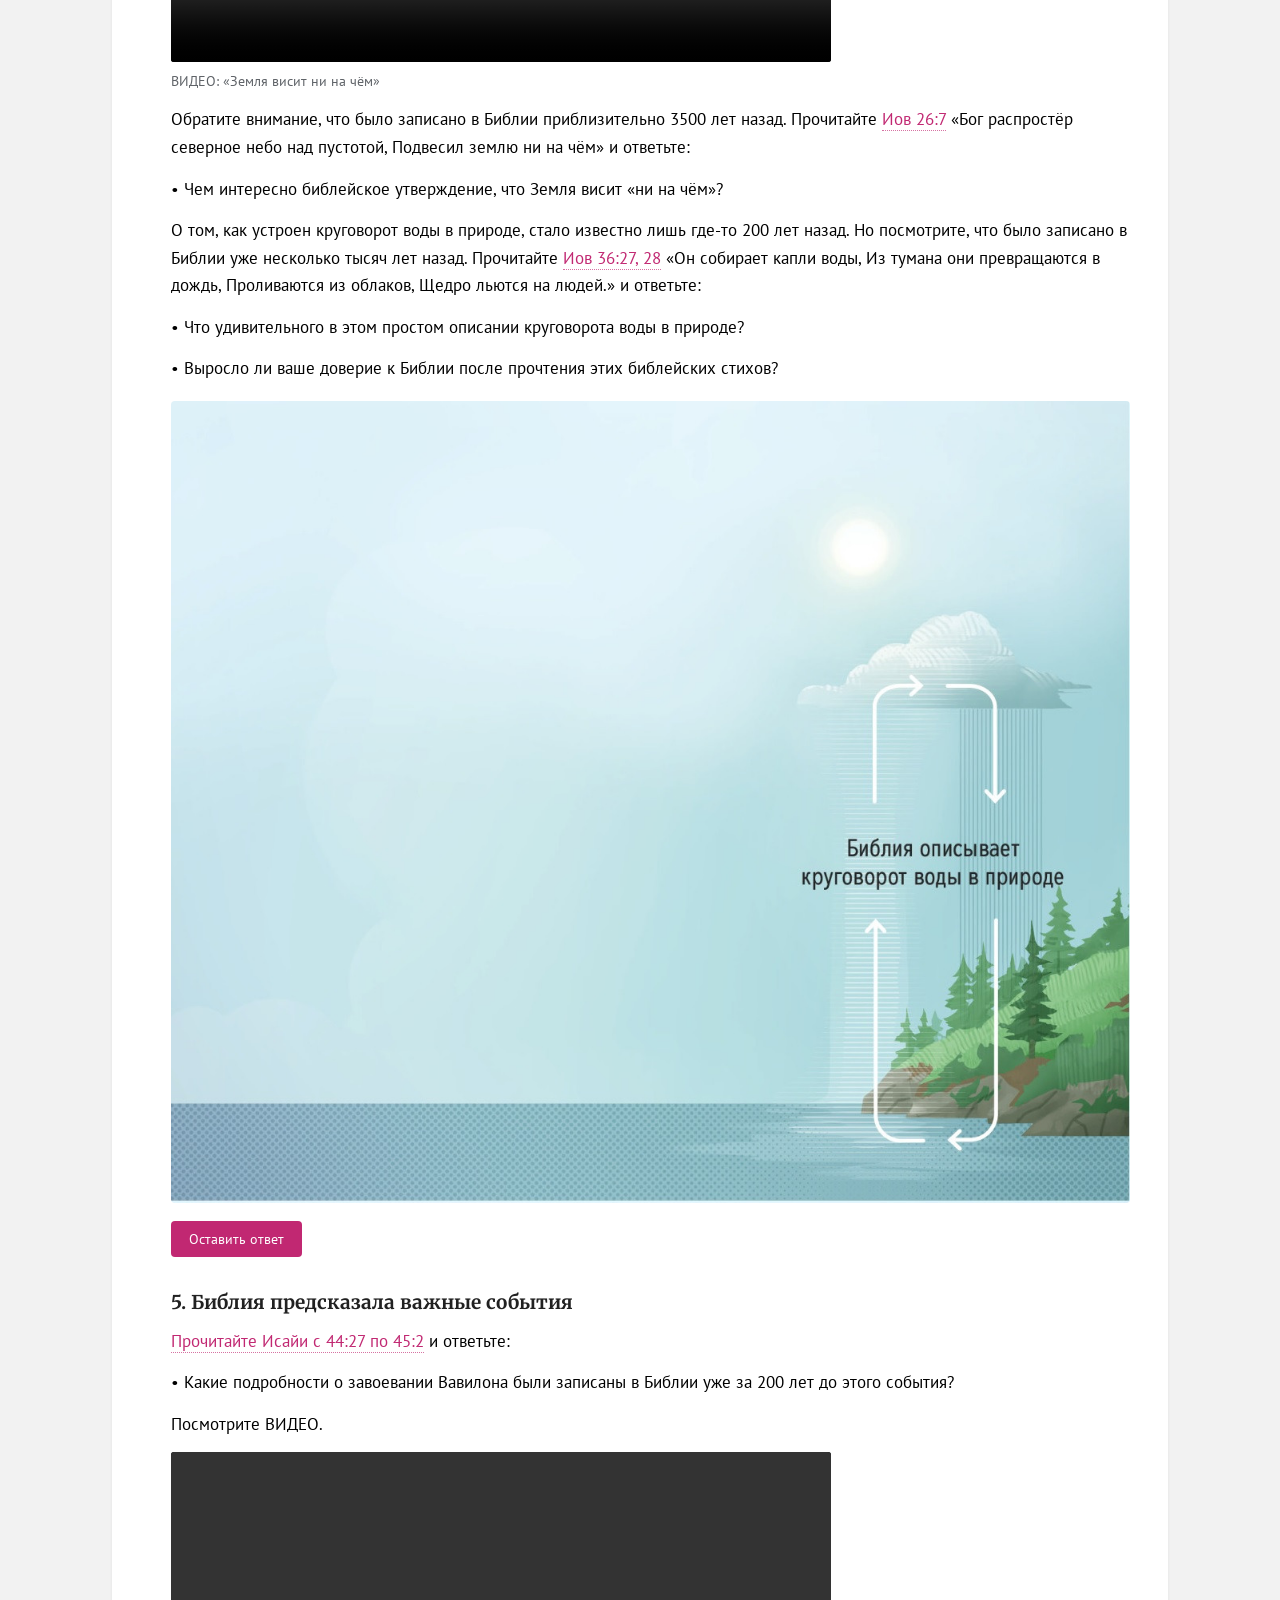
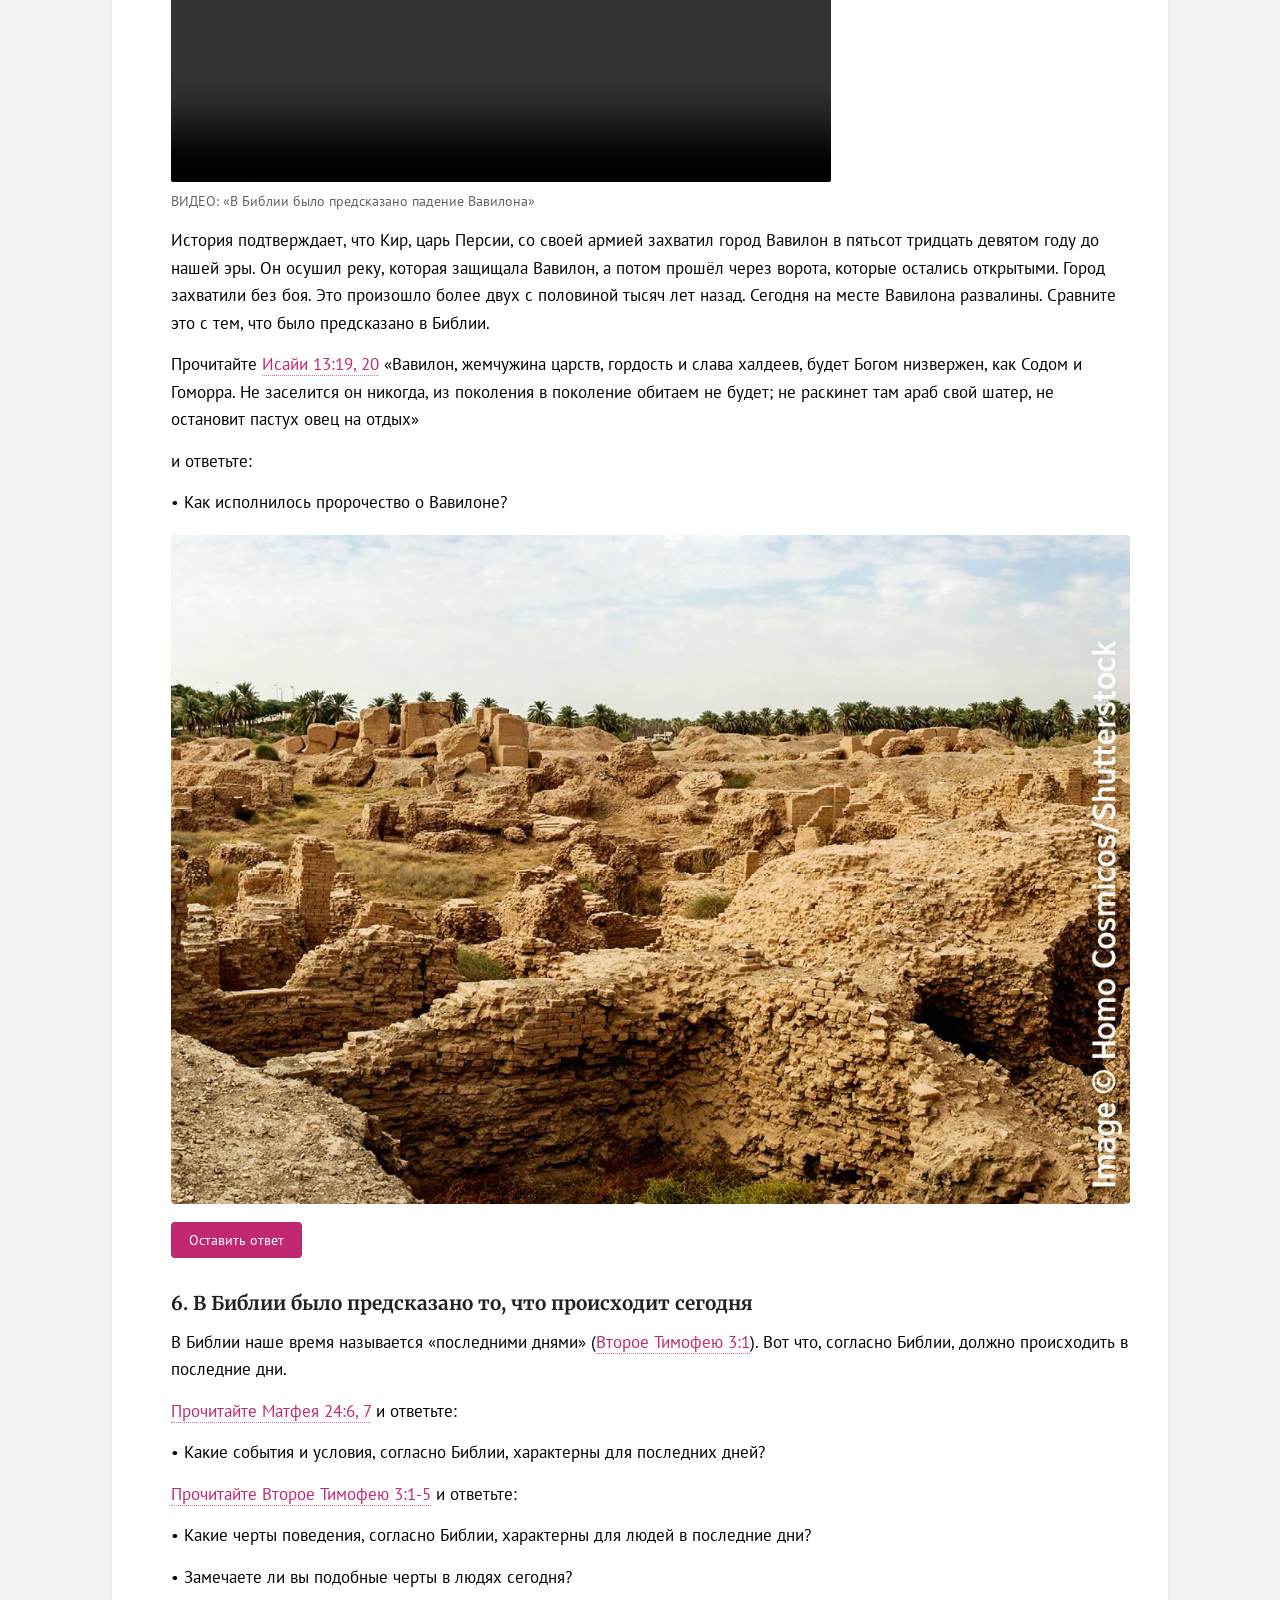
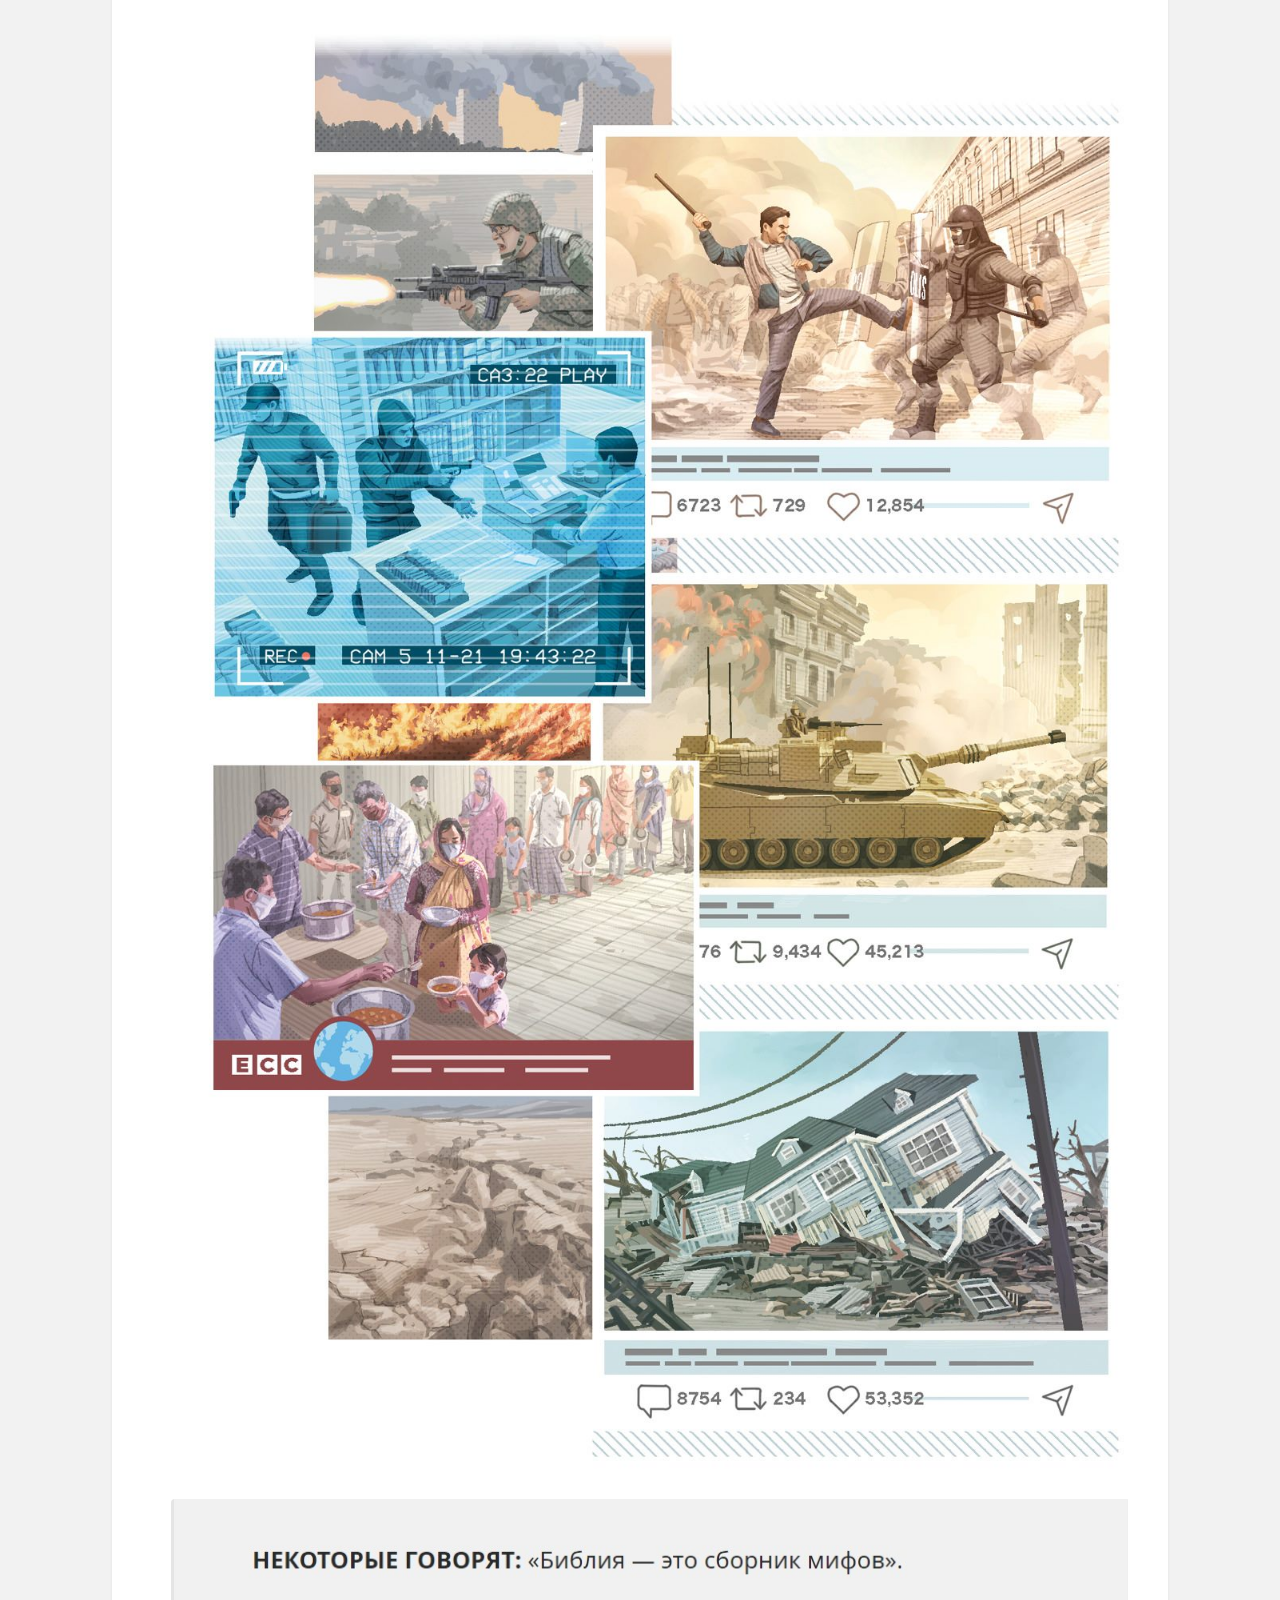
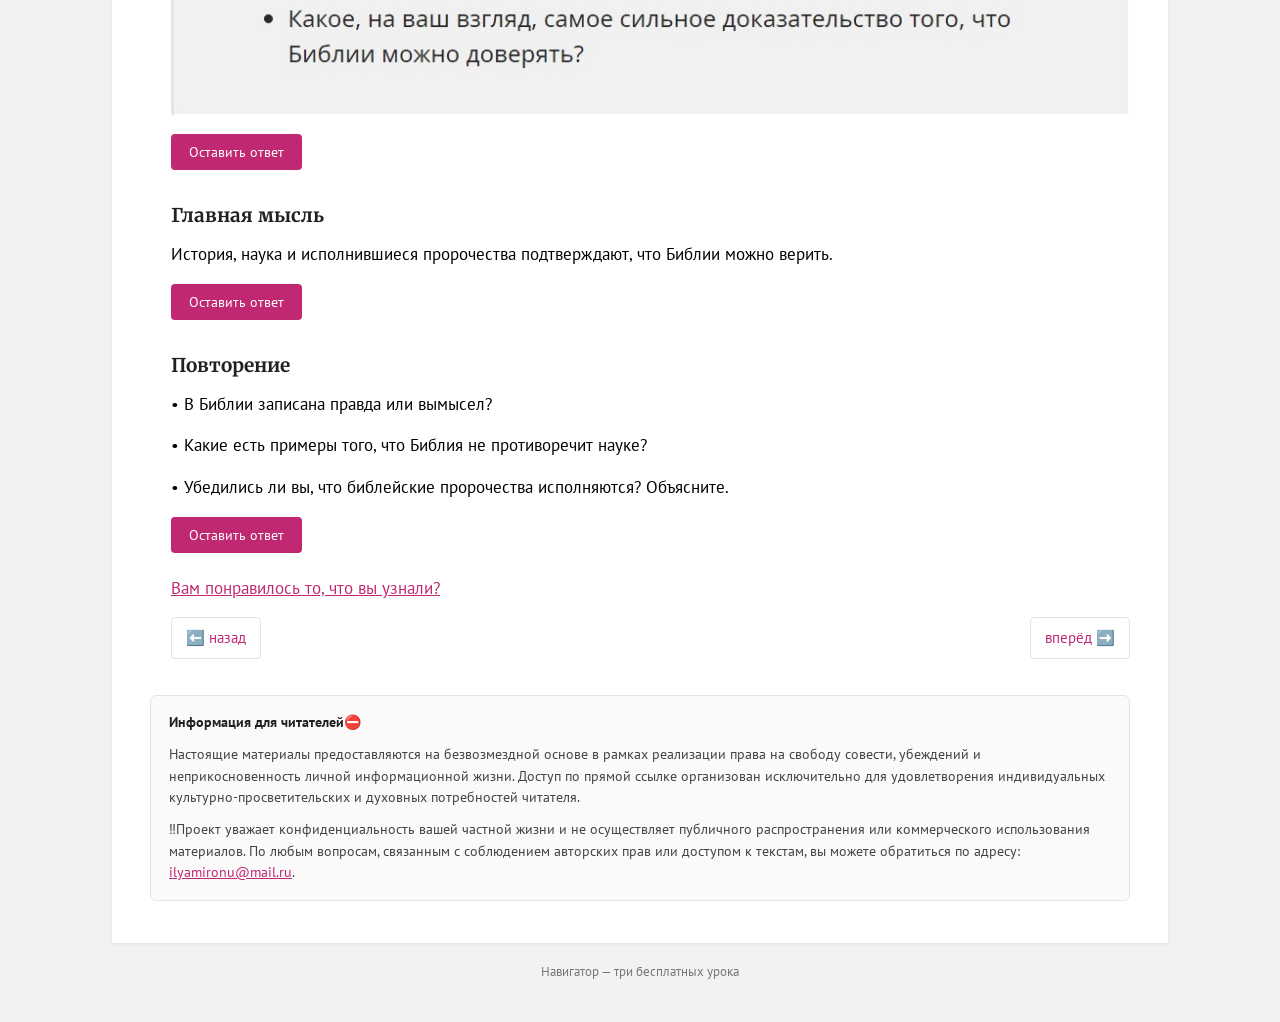
<file: urok-3.html>
<!DOCTYPE html>
<html lang="ru">
<head>
<meta charset="utf-8">
<meta name="viewport" content="width=device-width, initial-scale=1">
<title>Навигатор — УРОК №3 Можно ли верить Библии?</title>
<meta name="description" content="Урок 3. Можно ли верить Библии? История, наука и исполнившиеся пророчества. Тексты Библии в отдельных окнах и поле для вашего ответа.">
<meta name="robots" content="noindex, nofollow">
<link rel="stylesheet" href="css/fonts.css">
<link rel="stylesheet" href="css/style.css">
</head>
<body>

<header class="cover">
  <div class="cover__inner">
    <div class="cover__title"><a href="index.html">Навигатор</a></div>
    <button class="nav__toggle" type="button" aria-expanded="false" aria-controls="siteNav">Меню</button>
    <nav id="siteNav" aria-label="Меню сайта">
      <ul class="nav__list">
        <li><a href="index.html">Главная страница</a></li>
        <li><a href="vozmozhno-li-zhit-vechno.html">ВОЗМОЖНО ЛИ ЖИТЬ ВЕЧНО?</a></li>
        <li><a href="urok-1.html">УРОК №1 Как вам может помочь Библия?</a></li>
        <li><a href="urok-2.html">УРОК №2 Библия даёт надежду</a></li>
        <li><a class="is-active" href="urok-3.html">УРОК №3 Можно ли верить Библии?</a></li>
        <li><a href="uznat-bolshe.html">Узнать больше</a></li>
      </ul>
    </nav>
  </div>
</header>

<main class="wrap">
  <article class="content">

    <h1>Можно ли верить Библии?</h1>
    <p class="lesson-no">Урок 03</p>

    <h3>Можно ли верить Библии?</h3>

    <p>В Библии есть много хороших советов и обещаний. И возможно, вам любопытно с ней познакомиться. Но разумно ли верить тому, что записано в такой древней книге? Стоит ли пользоваться советами из Библии? Исполнится ли то, что она обещает? Миллионы людей в этом не сомневаются. Подумайте над следующими аргументами.</p>

    <h3>1. В Библии правда или вымысел?</h3>

    <p>Библия утверждает, что в ней записана точная и правдивая информация (<span class="verse" data-verse="EHkkleziast-1210-09-15-2" title="Открыть текст стиха">Экклезиаст 12:10</span>). В этой книге описаны события, которые происходили на самом деле и с реальными людьми. (Прочитайте <span class="verse" data-verse="Luki-13-09-15" title="Открыть текст стиха">Луки 1:3</span>; <span class="verse" data-verse="Luki-31-2-09-15" title="Открыть текст стиха">Луки 3:1, 2</span>) Многие историки и археологи подтверждают точность дат, имён, мест и событий, упомянутых в Библии.</p>

    <div class="answers" data-question-id="u3-1" data-question="1. В Библии правда или вымысел?"></div>

    <h3>2. Откуда мы знаем, что Библия не устарела?</h3>

    <p>Библия во многом опередила своё время. Например, в ней упоминаются некоторые научные факты. Многие из этих фактов противоречили представлениям людей прошлого. Но современная наука подтверждает, что в Библии содержится точная информация. На Библию «всегда можно положиться» (<span class="verse" data-verse="Psalom-1108-09-15" title="Открыть текст стиха">Псалом 111:8</span>).</p>

    <div class="answers" data-question-id="u3-2" data-question="2. Откуда мы знаем, что Библия не устарела?"></div>

    <h3>3. Почему библейским сообщениям о будущем можно верить?</h3>

    <p>В Библии есть пророчества <span class="verse" data-verse="Snoska-09-15-2" title="Что такое пророчество?">*</span>, в которых говорится «о том, что ещё не случилось» (<span class="verse" data-verse="Isajya-4610-09-15" title="Открыть текст стиха">Исайя 46:10</span>). В ней очень точно были описаны многие исторические события, задолго до того, как они произошли. Также в ней поразительно точно описаны современные условия в мире. В этом уроке мы рассмотрим некоторые библейские пророчества. Вы удивитесь, насколько детально они исполнились!</p>

    <p class="deep-note">Копните глубже</p>
    <p class="deep-note">Сравните информацию из Библии с современными научными фактами и познакомьтесь с некоторыми библейскими пророчествами.</p>

    <div class="answers" data-question-id="u3-3" data-question="3. Почему библейским сообщениям о будущем можно верить?"></div>

    <h3>4. Библия согласуется с наукой</h3>

    <p>В древности большинство людей верили, что у Земли есть какая-то опора.</p>

    <p>Посмотрите ВИДЕО.</p>

    <div class="video-block">
      <video controls preload="metadata" playsinline>
        <source src="assets/video/video-04-zemlya-visit-ni-na-chem.mp4" type="video/mp4">
        Ваш браузер не поддерживает видео.
      </video>
    </div>
    <p class="video-caption">ВИДЕО: «Земля висит ни на чём»</p>

    <p>Обратите внимание, что было записано в Библии приблизительно 3500 лет назад. Прочитайте <span class="verse" data-verse="Iov-267" title="Открыть текст стиха">Иов 26:7</span> «Бог распростёр северное небо над пустотой, Подвесил землю ни на чём» и ответьте:</p>

    <p>• Чем интересно библейское утверждение, что Земля висит «ни на чём»?</p>

    <p>О том, как устроен круговорот воды в природе, стало известно лишь где-то 200 лет назад. Но посмотрите, что было записано в Библии уже несколько тысяч лет назад. Прочитайте <span class="verse" data-verse="Iov-3627-28" title="Открыть текст стиха">Иов 36:27, 28</span> «Он собирает капли воды, Из тумана они превращаются в дождь, Проливаются из облаков, Щедро льются на людей.» и ответьте:</p>

    <p>• Что удивительного в этом простом описании круговорота воды в природе?</p>
    <p>• Выросло ли ваше доверие к Библии после прочтения этих библейских стихов?</p>

    <p class="img"><img src="assets/img/urok3-2.jpg" alt="Библия и наука" loading="lazy"></p>

    <div class="answers" data-question-id="u3-4" data-question="4. Библия согласуется с наукой: Чем интересно библейское утверждение, что Земля висит «ни на чём»? Что удивительного в описании круговорота воды? Выросло ли ваше доверие к Библии?"></div>

    <h3>5. Библия предсказала важные события</h3>

    <p><span class="verse" data-verse="Isajya-4427452-09-15" title="Открыть текст стиха">Прочитайте Исайи с 44:27 по 45:2</span> и ответьте:</p>

    <p>• Какие подробности о завоевании Вавилона были записаны в Библии уже за 200 лет до этого события?</p>

    <p>Посмотрите ВИДЕО.</p>

    <div class="video-block">
      <video controls preload="metadata" playsinline>
        <source src="assets/video/video-05-padenie-vavilona.mp4" type="video/mp4">
        Ваш браузер не поддерживает видео.
      </video>
    </div>
    <p class="video-caption">ВИДЕО: «В Библии было предсказано падение Вавилона»</p>

    <p>История подтверждает, что Кир, царь Персии, со своей армией захватил город Вавилон в пятьсот тридцать девятом году до нашей эры. Он осушил реку, которая защищала Вавилон, а потом прошёл через ворота, которые остались открытыми. Город захватили без боя. Это произошло более двух с половиной тысяч лет назад. Сегодня на месте Вавилона развалины. Сравните это с тем, что было предсказано в Библии.</p>

    <p>Прочитайте <span class="verse" data-verse="Isajya-1319-20" title="Открыть текст стиха">Исайи 13:19, 20</span> «Вавилон, жемчужина царств, гордость и слава халдеев, будет Богом низвержен, как Содом и Гоморра. Не заселится он никогда, из поколения в поколение обитаем не будет; не раскинет там араб свой шатер, не остановит пастух овец на отдых»</p>

    <p>и ответьте:</p>

    <p>• Как исполнилось пророчество о Вавилоне?</p>

    <p class="img"><img src="assets/img/urok3-3.jpg" alt="Пророчество о Вавилоне" loading="lazy"></p>

    <div class="answers" data-question-id="u3-5" data-question="5. Библия предсказала важные события: Какие подробности о завоевании Вавилона были записаны в Библии за 200 лет до этого? Как исполнилось пророчество о Вавилоне?"></div>

    <h3>6. В Библии было предсказано то, что происходит сегодня</h3>

    <p>В Библии наше время называется «последними днями» (<span class="verse" data-verse="2-Timofeyu-31-09-15" title="Открыть текст стиха">Второе Тимофею 3:1</span>). Вот что, согласно Библии, должно происходить в последние дни.</p>

    <p><span class="verse" data-verse="Matfeya-246-7-09-15" title="Открыть текст стиха">Прочитайте Матфея 24:6, 7</span> и ответьте:</p>

    <p>• Какие события и условия, согласно Библии, характерны для последних дней?</p>

    <p><span class="verse" data-verse="2-Timofeyu-315-09-15-2" title="Открыть текст стиха">Прочитайте Второе Тимофею 3:1-5</span> и ответьте:</p>

    <p>• Какие черты поведения, согласно Библии, характерны для людей в последние дни?</p>
    <p>• Замечаете ли вы подобные черты в людях сегодня?</p>

    <p class="img"><img src="assets/img/urok3-4.jpg" alt="Последние дни" loading="lazy"></p>
    <p class="img"><img src="assets/img/urok3-5.jpg" alt="Современные условия в мире" loading="lazy"></p>

    <div class="answers" data-question-id="u3-6" data-question="6. В Библии было предсказано то, что происходит сегодня: Какие события и условия характерны для последних дней? Какие черты поведения характерны для людей в последние дни? Замечаете ли вы подобные черты сегодня?"></div>

    <h3>Главная мысль</h3>

    <p>История, наука и исполнившиеся пророчества подтверждают, что Библии можно верить.</p>

    <div class="answers" data-question-id="u3-7" data-question="Главная мысль: История, наука и исполнившиеся пророчества подтверждают, что Библии можно верить."></div>

    <h3>Повторение</h3>

    <p>• В Библии записана правда или вымысел?</p>
    <p>• Какие есть примеры того, что Библия не противоречит науке?</p>
    <p>• Убедились ли вы, что библейские пророчества исполняются? Объясните.</p>

    <div class="answers" data-question-id="u3-8" data-question="Повторение: В Библии записана правда или вымысел? Какие есть примеры того, что Библия не противоречит науке? Убедились ли вы, что библейские пророчества исполняются?"></div>

    <p><a class="link" href="uznat-bolshe.html">Вам понравилось то, что вы узнали?</a></p>

    <p class="pager">
      <a href="urok-2.html">⬅️ назад</a>
      <a href="uznat-bolshe.html">вперёд ➡️</a>
    </p>

    <div class="reader-note">
      <p class="reader-note__title">Информация для читателей⛔</p>
      <p>Настоящие материалы предоставляются на безвозмездной основе в рамках реализации права на свободу совести, убеждений и неприкосновенность личной информационной жизни. Доступ по прямой ссылке организован исключительно для удовлетворения индивидуальных культурно-просветительских и духовных потребностей читателя.</p>
      <p>‼️Проект уважает конфиденциальность вашей частной жизни и не осуществляет публичного распространения или коммерческого использования материалов. По любым вопросам, связанным с соблюдением авторских прав или доступом к текстам, вы можете обратиться по адресу: <a href="mailto:ilyamironu@mail.ru">ilyamironu@mail.ru</a>.</p>
    </div>

  </article>
</main>

<footer class="footer">Навигатор — три бесплатных урока</footer>

<script src="js/verses.js"></script>
<script src="js/config.js"></script>
<script src="js/app.js"></script>
</body>
</html>
</file>
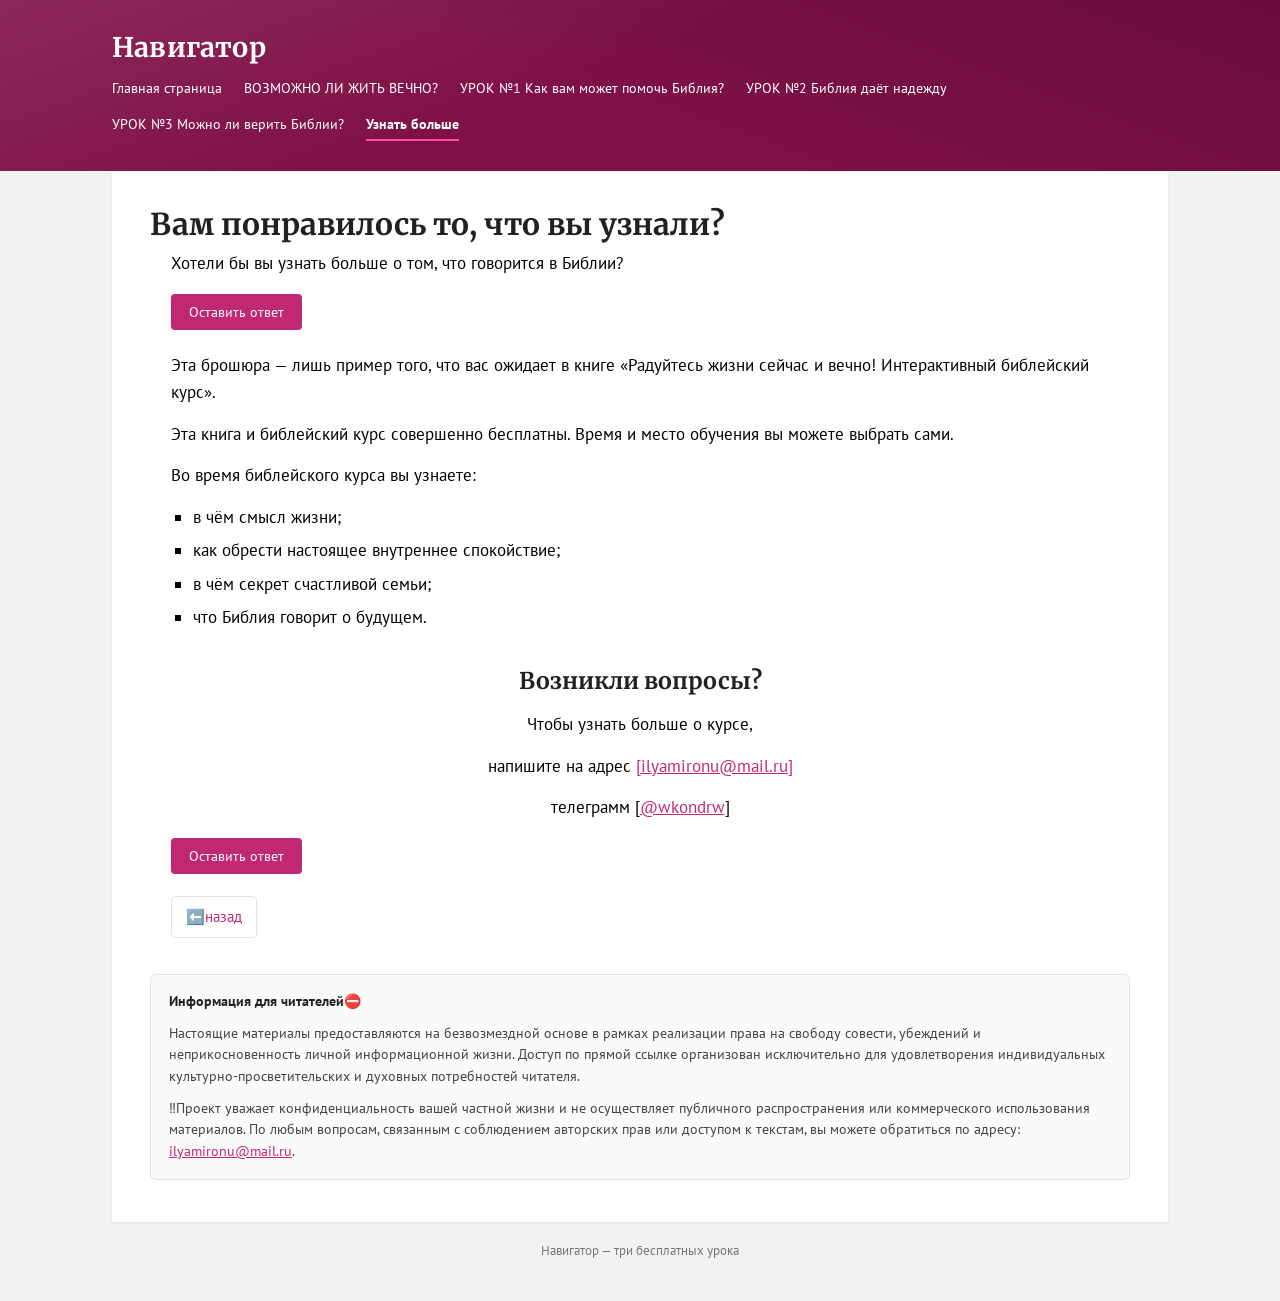
<file: uznat-bolshe.html>
<!DOCTYPE html>
<html lang="ru">
<head>
<meta charset="utf-8">
<meta name="viewport" content="width=device-width, initial-scale=1">
<title>Навигатор — Узнать больше</title>
<meta name="description" content="Хотите узнать больше о библейском курсе «Радуйтесь жизни сейчас и вечно!»? Задайте свои вопросы и оставьте свой ответ.">
<meta name="robots" content="noindex, nofollow">
<link rel="stylesheet" href="css/fonts.css">
<link rel="stylesheet" href="css/style.css">
</head>
<body>

<header class="cover">
  <div class="cover__inner">
    <div class="cover__title"><a href="index.html">Навигатор</a></div>
    <button class="nav__toggle" type="button" aria-expanded="false" aria-controls="siteNav">Меню</button>
    <nav id="siteNav" aria-label="Меню сайта">
      <ul class="nav__list">
        <li><a href="index.html">Главная страница</a></li>
        <li><a href="vozmozhno-li-zhit-vechno.html">ВОЗМОЖНО ЛИ ЖИТЬ ВЕЧНО?</a></li>
        <li><a href="urok-1.html">УРОК №1 Как вам может помочь Библия?</a></li>
        <li><a href="urok-2.html">УРОК №2 Библия даёт надежду</a></li>
        <li><a href="urok-3.html">УРОК №3 Можно ли верить Библии?</a></li>
        <li><a class="is-active" href="uznat-bolshe.html">Узнать больше</a></li>
      </ul>
    </nav>
  </div>
</header>

<main class="wrap">
  <article class="content">

    <h1>Вам понравилось то, что вы узнали?</h1>

    <p>Хотели бы вы узнать больше о том, что говорится в Библии?</p>

    <div class="answers" data-question-id="ub-1" data-question="Хотели бы вы узнать больше о том, что говорится в Библии?"></div>

    <p>Эта брошюра — лишь пример того, что вас ожидает в книге «Радуйтесь жизни сейчас и вечно! Интерактивный библейский курс».</p>

    <p>Эта книга и библейский курс совершенно бесплатны. Время и место обучения вы можете выбрать сами.</p>

    <p>Во время библейского курса вы узнаете:</p>

    <ul class="plain">
      <li>в чём смысл жизни;</li>
      <li>как обрести настоящее внутреннее спокойствие;</li>
      <li>в чём секрет счастливой семьи;</li>
      <li>что Библия говорит о будущем.</li>
    </ul>

    <h2>Возникли вопросы?</h2>

    <p class="center">Чтобы узнать больше о курсе,</p>
    <p class="center">напишите на адрес <a href="mailto:ilyamironu@mail.ru">[ilyamironu@mail.ru]</a></p>
    <p class="center">телеграмм [<a href="https://navigator-duh.rostdavid.workers.dev">@wkondrw</a>]</p>

    <div class="answers" data-question-id="ub-2" data-question="Возникли вопросы? Напишите, что вам ещё хотелось бы узнать о курсе."></div>

    <p class="pager">
      <a href="urok-3.html">⬅️назад</a>
    </p>

    <div class="reader-note">
      <p class="reader-note__title">Информация для читателей⛔</p>
      <p>Настоящие материалы предоставляются на безвозмездной основе в рамках реализации права на свободу совести, убеждений и неприкосновенность личной информационной жизни. Доступ по прямой ссылке организован исключительно для удовлетворения индивидуальных культурно-просветительских и духовных потребностей читателя.</p>
      <p>‼️Проект уважает конфиденциальность вашей частной жизни и не осуществляет публичного распространения или коммерческого использования материалов. По любым вопросам, связанным с соблюдением авторских прав или доступом к текстам, вы можете обратиться по адресу: <a href="mailto:ilyamironu@mail.ru">ilyamironu@mail.ru</a>.</p>
    </div>

  </article>
</main>

<footer class="footer">Навигатор — три бесплатных урока</footer>

<script src="js/verses.js"></script>
<script src="js/config.js"></script>
<script src="js/app.js"></script>
</body>
</html>
</file>
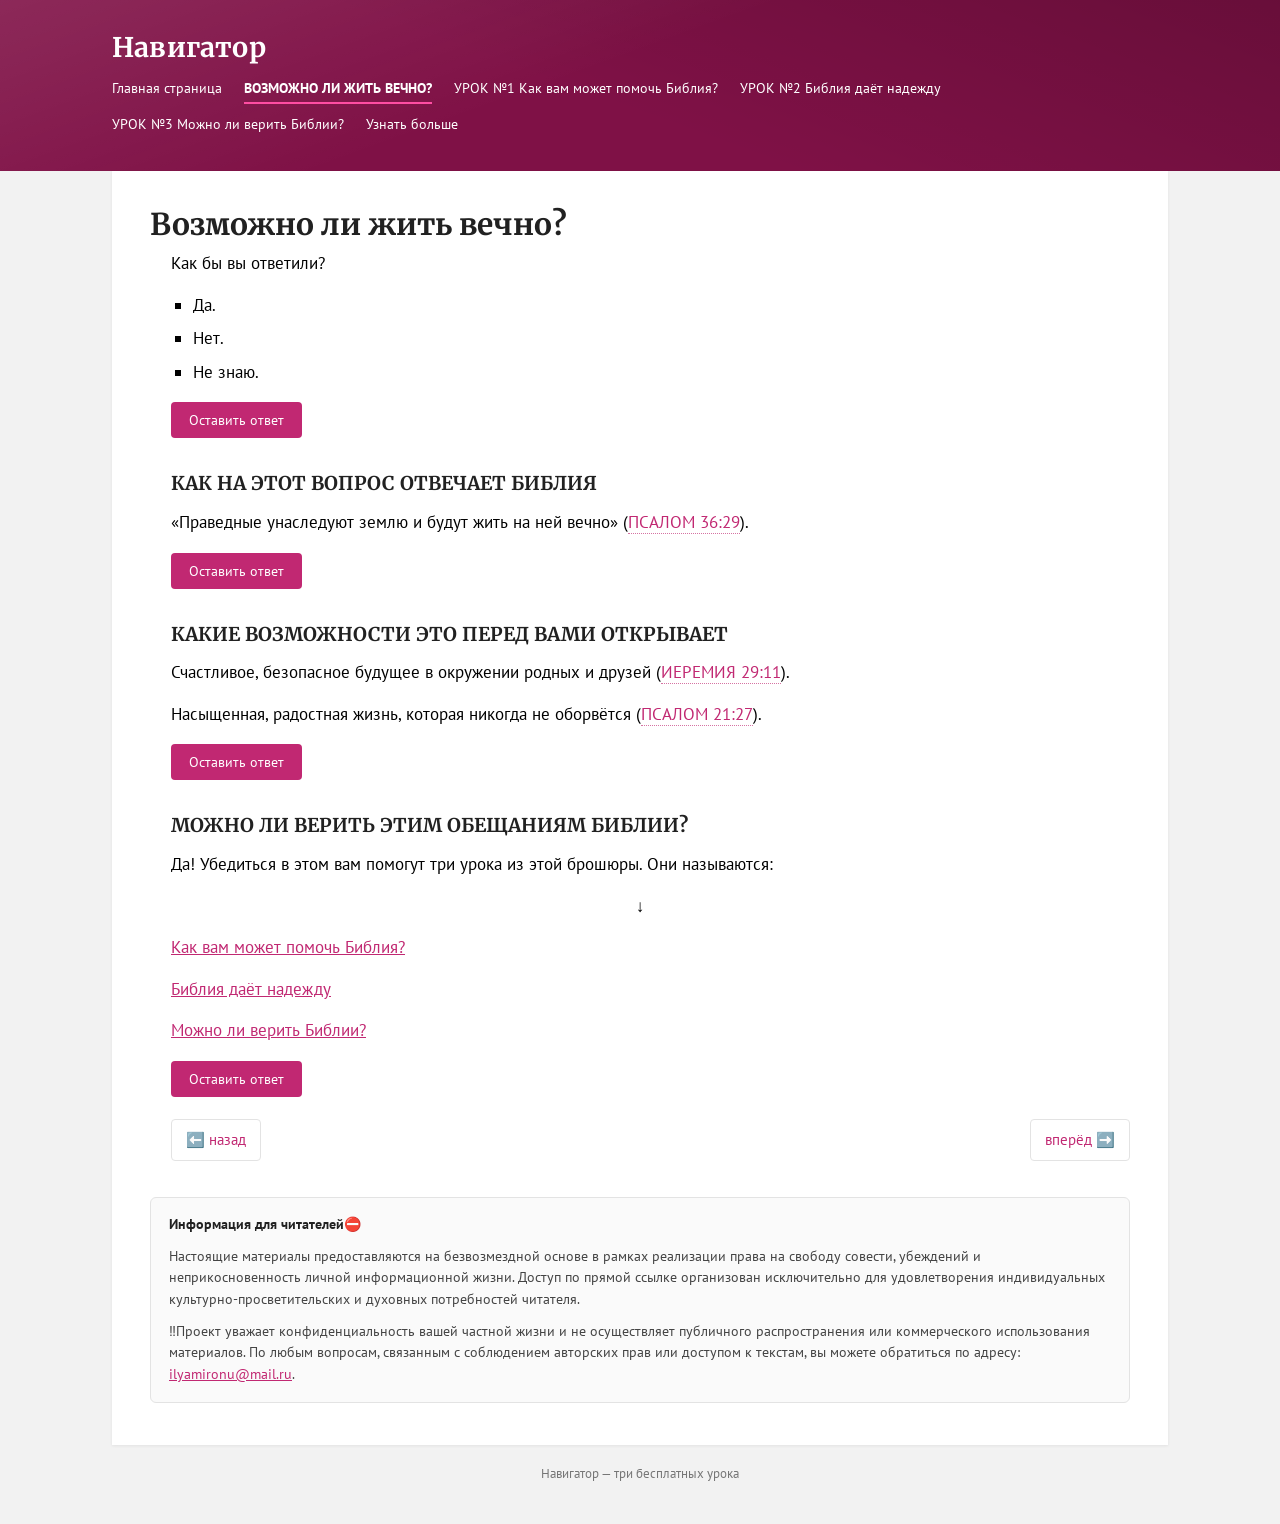
<file: vozmozhno-li-zhit-vechno.html>
<!DOCTYPE html>
<html lang="ru">
<head>
<meta charset="utf-8">
<meta name="viewport" content="width=device-width, initial-scale=1">
<title>Навигатор — ВОЗМОЖНО ЛИ ЖИТЬ ВЕЧНО?</title>
<meta name="description" content="Возможно ли жить вечно? Что на этот вопрос отвечает Библия и какие возможности это перед вами открывает.">
<meta name="robots" content="noindex, nofollow">
<link rel="stylesheet" href="css/fonts.css">
<link rel="stylesheet" href="css/style.css">
</head>
<body>

<header class="cover">
  <div class="cover__inner">
    <div class="cover__title"><a href="index.html">Навигатор</a></div>
    <button class="nav__toggle" type="button" aria-expanded="false" aria-controls="siteNav">Меню</button>
    <nav id="siteNav" aria-label="Меню сайта">
      <ul class="nav__list">
        <li><a href="index.html">Главная страница</a></li>
        <li><a class="is-active" href="vozmozhno-li-zhit-vechno.html">ВОЗМОЖНО ЛИ ЖИТЬ ВЕЧНО?</a></li>
        <li><a href="urok-1.html">УРОК №1 Как вам может помочь Библия?</a></li>
        <li><a href="urok-2.html">УРОК №2 Библия даёт надежду</a></li>
        <li><a href="urok-3.html">УРОК №3 Можно ли верить Библии?</a></li>
        <li><a href="uznat-bolshe.html">Узнать больше</a></li>
      </ul>
    </nav>
  </div>
</header>

<main class="wrap">
  <article class="content">

    <h1>Возможно ли жить вечно?</h1>

    <p>Как бы вы ответили?</p>

    <ul class="plain">
      <li>Да.</li>
      <li>Нет.</li>
      <li>Не знаю.</li>
    </ul>

    <div class="answers" data-question-id="v1" data-question="Возможно ли жить вечно? (Да / Нет / Не знаю)"></div>

    <h3>КАК НА ЭТОТ ВОПРОС ОТВЕЧАЕТ БИБЛИЯ</h3>

    <p>«Праведные унаследуют землю и будут жить на ней вечно» (<span class="verse" data-verse="PSALOM-3729-09-15" title="Открыть текст стиха">ПСАЛОМ 36:29</span>).</p>

    <div class="answers" data-question-id="v2" data-question="КАК НА ЭТОТ ВОПРОС ОТВЕЧАЕТ БИБЛИЯ"></div>

    <h3>КАКИЕ ВОЗМОЖНОСТИ ЭТО ПЕРЕД ВАМИ ОТКРЫВАЕТ</h3>

    <p>Счастливое, безопасное будущее в окружении родных и друзей (<span class="verse" data-verse="Ieremiya-2911-09-15" title="Открыть текст стиха">ИЕРЕМИЯ 29:11</span>).</p>

    <p>Насыщенная, радостная жизнь, которая никогда не оборвётся (<span class="verse" data-verse="Psalom-2226-09-15" title="Открыть текст стиха">ПСАЛОМ 21:27</span>).</p>

    <div class="answers" data-question-id="v3" data-question="КАКИЕ ВОЗМОЖНОСТИ ЭТО ПЕРЕД ВАМИ ОТКРЫВАЕТ"></div>

    <h3>МОЖНО ЛИ ВЕРИТЬ ЭТИМ ОБЕЩАНИЯМ БИБЛИИ?</h3>

    <p>Да! Убедиться в этом вам помогут три урока из этой брошюры. Они называются:</p>

    <p class="center">↓</p>

    <p><a class="link" href="urok-1.html">Как вам может помочь Библия?</a></p>
    <p><a class="link" href="urok-2.html">Библия даёт надежду</a></p>
    <p><a class="link" href="urok-3.html">Можно ли верить Библии?</a></p>

    <div class="answers" data-question-id="v4" data-question="МОЖНО ЛИ ВЕРИТЬ ЭТИМ ОБЕЩАНИЯМ БИБЛИИ?"></div>

    <p class="pager">
      <a href="index.html">⬅️ назад</a>
      <a href="urok-1.html">вперёд ➡️</a>
    </p>

    <div class="reader-note">
      <p class="reader-note__title">Информация для читателей⛔</p>
      <p>Настоящие материалы предоставляются на безвозмездной основе в рамках реализации права на свободу совести, убеждений и неприкосновенность личной информационной жизни. Доступ по прямой ссылке организован исключительно для удовлетворения индивидуальных культурно-просветительских и духовных потребностей читателя.</p>
      <p>‼️Проект уважает конфиденциальность вашей частной жизни и не осуществляет публичного распространения или коммерческого использования материалов. По любым вопросам, связанным с соблюдением авторских прав или доступом к текстам, вы можете обратиться по адресу: <a href="mailto:ilyamironu@mail.ru">ilyamironu@mail.ru</a>.</p>
    </div>

  </article>
</main>

<footer class="footer">Навигатор — три бесплатных урока</footer>

<script src="js/verses.js"></script>
<script src="js/config.js"></script>
<script src="js/app.js"></script>
</body>
</html>
</file>
<file: css/fonts.css>
﻿/* Локальные шрифты (скачаны с Google Fonts, подключены без внешних запросов) */
@font-face {
  font-family: 'PT Sans';
  font-style: normal;
  font-weight: 400;
  font-display: swap;
  src: url('../assets/fonts/ptsans-400-cyrillic-ext.woff2') format('woff2');
  unicode-range: U+0460-052F, U+1C80-1C8A, U+20B4, U+2DE0-2DFF, U+A640-A69F, U+FE2E-FE2F;
}
@font-face {
  font-family: 'PT Sans';
  font-style: normal;
  font-weight: 400;
  font-display: swap;
  src: url('../assets/fonts/ptsans-400-cyrillic.woff2') format('woff2');
  unicode-range: U+0301, U+0400-045F, U+0490-0491, U+04B0-04B1, U+2116;
}
@font-face {
  font-family: 'PT Sans';
  font-style: normal;
  font-weight: 400;
  font-display: swap;
  src: url('../assets/fonts/ptsans-400-latin-ext.woff2') format('woff2');
  unicode-range: U+0100-02BA, U+02BD-02C5, U+02C7-02CC, U+02CE-02D7, U+02DD-02FF, U+0304, U+0308, U+0329, U+1D00-1DBF, U+1E00-1E9F, U+1EF2-1EFF, U+2020, U+20A0-20AB, U+20AD-20C4, U+2113, U+2C60-2C7F, U+A720-A7FF;
}
@font-face {
  font-family: 'PT Sans';
  font-style: normal;
  font-weight: 400;
  font-display: swap;
  src: url('../assets/fonts/ptsans-400-latin.woff2') format('woff2');
  unicode-range: U+0000-00FF, U+0131, U+0152-0153, U+02BB-02BC, U+02C6, U+02DA, U+02DC, U+0304, U+0308, U+0329, U+2000-206F, U+20AC, U+2122, U+2191, U+2193, U+2212, U+2215, U+FEFF, U+FFFD;
}
@font-face {
  font-family: 'PT Sans';
  font-style: normal;
  font-weight: 700;
  font-display: swap;
  src: url('../assets/fonts/ptsans-700-cyrillic-ext.woff2') format('woff2');
  unicode-range: U+0460-052F, U+1C80-1C8A, U+20B4, U+2DE0-2DFF, U+A640-A69F, U+FE2E-FE2F;
}
@font-face {
  font-family: 'PT Sans';
  font-style: normal;
  font-weight: 700;
  font-display: swap;
  src: url('../assets/fonts/ptsans-700-cyrillic.woff2') format('woff2');
  unicode-range: U+0301, U+0400-045F, U+0490-0491, U+04B0-04B1, U+2116;
}
@font-face {
  font-family: 'PT Sans';
  font-style: normal;
  font-weight: 700;
  font-display: swap;
  src: url('../assets/fonts/ptsans-700-latin-ext.woff2') format('woff2');
  unicode-range: U+0100-02BA, U+02BD-02C5, U+02C7-02CC, U+02CE-02D7, U+02DD-02FF, U+0304, U+0308, U+0329, U+1D00-1DBF, U+1E00-1E9F, U+1EF2-1EFF, U+2020, U+20A0-20AB, U+20AD-20C4, U+2113, U+2C60-2C7F, U+A720-A7FF;
}
@font-face {
  font-family: 'PT Sans';
  font-style: normal;
  font-weight: 700;
  font-display: swap;
  src: url('../assets/fonts/ptsans-700-latin.woff2') format('woff2');
  unicode-range: U+0000-00FF, U+0131, U+0152-0153, U+02BB-02BC, U+02C6, U+02DA, U+02DC, U+0304, U+0308, U+0329, U+2000-206F, U+20AC, U+2122, U+2191, U+2193, U+2212, U+2215, U+FEFF, U+FFFD;
}
@font-face {
  font-family: 'Merriweather';
  font-style: normal;
  font-weight: 400;
  font-display: swap;
  src: url('../assets/fonts/merriweather-400-cyrillic-ext.woff2') format('woff2');
  unicode-range: U+0460-052F, U+1C80-1C8A, U+20B4, U+2DE0-2DFF, U+A640-A69F, U+FE2E-FE2F;
}
@font-face {
  font-family: 'Merriweather';
  font-style: normal;
  font-weight: 400;
  font-display: swap;
  src: url('../assets/fonts/merriweather-400-cyrillic.woff2') format('woff2');
  unicode-range: U+0301, U+0400-045F, U+0490-0491, U+04B0-04B1, U+2116;
}
@font-face {
  font-family: 'Merriweather';
  font-style: normal;
  font-weight: 400;
  font-display: swap;
  src: url('../assets/fonts/merriweather-400-vietnamese.woff2') format('woff2');
  unicode-range: U+0102-0103, U+0110-0111, U+0128-0129, U+0168-0169, U+01A0-01A1, U+01AF-01B0, U+0300-0301, U+0303-0304, U+0308-0309, U+0323, U+0329, U+1EA0-1EF9, U+20AB;
}
@font-face {
  font-family: 'Merriweather';
  font-style: normal;
  font-weight: 400;
  font-display: swap;
  src: url('../assets/fonts/merriweather-400-latin-ext.woff2') format('woff2');
  unicode-range: U+0100-02BA, U+02BD-02C5, U+02C7-02CC, U+02CE-02D7, U+02DD-02FF, U+0304, U+0308, U+0329, U+1D00-1DBF, U+1E00-1E9F, U+1EF2-1EFF, U+2020, U+20A0-20AB, U+20AD-20C4, U+2113, U+2C60-2C7F, U+A720-A7FF;
}
@font-face {
  font-family: 'Merriweather';
  font-style: normal;
  font-weight: 400;
  font-display: swap;
  src: url('../assets/fonts/merriweather-400-latin.woff2') format('woff2');
  unicode-range: U+0000-00FF, U+0131, U+0152-0153, U+02BB-02BC, U+02C6, U+02DA, U+02DC, U+0304, U+0308, U+0329, U+2000-206F, U+20AC, U+2122, U+2191, U+2193, U+2212, U+2215, U+FEFF, U+FFFD;
}
@font-face {
  font-family: 'Merriweather';
  font-style: normal;
  font-weight: 700;
  font-display: swap;
  src: url('../assets/fonts/merriweather-700-cyrillic-ext.woff2') format('woff2');
  unicode-range: U+0460-052F, U+1C80-1C8A, U+20B4, U+2DE0-2DFF, U+A640-A69F, U+FE2E-FE2F;
}
@font-face {
  font-family: 'Merriweather';
  font-style: normal;
  font-weight: 700;
  font-display: swap;
  src: url('../assets/fonts/merriweather-700-cyrillic.woff2') format('woff2');
  unicode-range: U+0301, U+0400-045F, U+0490-0491, U+04B0-04B1, U+2116;
}
@font-face {
  font-family: 'Merriweather';
  font-style: normal;
  font-weight: 700;
  font-display: swap;
  src: url('../assets/fonts/merriweather-700-vietnamese.woff2') format('woff2');
  unicode-range: U+0102-0103, U+0110-0111, U+0128-0129, U+0168-0169, U+01A0-01A1, U+01AF-01B0, U+0300-0301, U+0303-0304, U+0308-0309, U+0323, U+0329, U+1EA0-1EF9, U+20AB;
}
@font-face {
  font-family: 'Merriweather';
  font-style: normal;
  font-weight: 700;
  font-display: swap;
  src: url('../assets/fonts/merriweather-700-latin-ext.woff2') format('woff2');
  unicode-range: U+0100-02BA, U+02BD-02C5, U+02C7-02CC, U+02CE-02D7, U+02DD-02FF, U+0304, U+0308, U+0329, U+1D00-1DBF, U+1E00-1E9F, U+1EF2-1EFF, U+2020, U+20A0-20AB, U+20AD-20C4, U+2113, U+2C60-2C7F, U+A720-A7FF;
}
@font-face {
  font-family: 'Merriweather';
  font-style: normal;
  font-weight: 700;
  font-display: swap;
  src: url('../assets/fonts/merriweather-700-latin.woff2') format('woff2');
  unicode-range: U+0000-00FF, U+0131, U+0152-0153, U+02BB-02BC, U+02C6, U+02DA, U+02DC, U+0304, U+0308, U+0329, U+2000-206F, U+20AC, U+2122, U+2191, U+2193, U+2212, U+2215, U+FEFF, U+FFFD;
}
</file>
<file: css/style.css>
/* ==========================================================================
   Навигатор — клон сайта «Навигатор. Три бесплатных урока»
   Стили повторяют оформление Google Sites (тема с тёмно-сливовой шапкой).
   ========================================================================== */

:root {
  --plum:        #7f1146;   /* основной цвет темы (шапка) */
  --plum-dark:   #a1004e;
  --pink:        #c12872;   /* акцент: ссылки, кнопки */
  --pink-light:  #ff4da3;
  --quote-plum:  #741b47;   /* цвет подзаголовков курсивом */
  --bg:          #f2f2f2;   /* фон страницы */
  --card:        #ffffff;   /* фон контента */
  --text:        #000000;
  --head:        #212121;
  --muted:       #5f6368;
  --line:        #e3e3e3;
  --indent:      21px;      /* отступ абзацев как в оригинале (16pt) */
}

* { box-sizing: border-box; }

html { -webkit-text-size-adjust: 100%; }

body {
  margin: 0;
  background: var(--bg);
  color: var(--text);
  font-family: 'PT Sans', 'Segoe UI', Arial, sans-serif;
  font-size: 17px;
  line-height: 1.62;
}

img, video { max-width: 100%; height: auto; }

a { color: var(--pink); }

/* ------------------------------------------------------------------ шапка */

.cover {
  background-color: var(--plum);
  background-image:
    linear-gradient(160deg, rgba(255,255,255,.10) 0%, rgba(255,255,255,0) 45%),
    linear-gradient(200deg, rgba(0,0,0,.18) 0%, rgba(0,0,0,0) 55%);
  color: #fff;
  padding: 26px 0 30px;
}

.cover__inner { max-width: 1100px; margin: 0 auto; padding: 0 22px; }

.cover__title {
  margin: 0 0 4px;
  font-family: 'Merriweather', Georgia, serif;
  font-size: 27px;
  font-weight: 700;
  letter-spacing: .2px;
}

.cover__title a { color: #fff; text-decoration: none; }

.cover__subtitle {
  margin: 0 0 14px;
  font-size: 14px;
  font-style: italic;
  color: rgba(255,255,255,.85);
}

/* меню ------------------------------------------------------------------ */

.nav__toggle {
  display: none;
  background: rgba(255,255,255,.12);
  border: 1px solid rgba(255,255,255,.45);
  color: #fff;
  border-radius: 4px;
  padding: 7px 12px;
  font-size: 15px;
  font-family: inherit;
  cursor: pointer;
}

.nav__list {
  list-style: none;
  display: flex;
  flex-wrap: wrap;
  gap: 6px 22px;
  margin: 0;
  padding: 0;
}

.nav__list a {
  display: inline-block;
  color: #fff;
  text-decoration: none;
  font-size: 14px;
  padding: 3px 0;
  border-bottom: 2px solid transparent;
}

.nav__list a:hover { border-bottom-color: rgba(255,255,255,.6); }

.nav__list a.is-active {
  border-bottom-color: var(--pink-light);
  font-weight: 700;
}

/* ----------------------------------------------------------------- контент */

.wrap {
  max-width: 1100px;
  margin: 0 auto;
  padding: 0 22px;
}

.content {
  background: var(--card);
  padding: 34px 38px 42px;
  box-shadow: 0 1px 3px rgba(0,0,0,.07);
  min-height: 45vh;
}

.content h1 {
  font-family: 'Merriweather', Georgia, serif;
  font-size: 30px;
  line-height: 1.3;
  color: var(--head);
  margin: 0 0 6px;
}

.content h2 {
  font-family: 'Merriweather', Georgia, serif;
  font-size: 23px;
  color: var(--head);
  margin: 30px 0 12px;
  text-align: center;
}

.content h3 {
  font-family: 'Merriweather', Georgia, serif;
  font-size: 19px;
  color: var(--head);
  margin: 30px 0 10px;
  padding-left: var(--indent);
}

.content p { margin: 0 0 14px; padding-left: var(--indent); }

.content .lesson-no {
  padding-left: var(--indent);
  color: var(--muted);
  font-size: 15px;
  margin: -4px 0 18px;
}

.content .subtitle {
  font-style: italic;
  color: var(--quote-plum);
  margin-bottom: 6px;
}

.content ul.plain {
  margin: 0 0 14px;
  padding-left: calc(var(--indent) + 22px);
  list-style-type: square;
}

.content ul.plain li { margin-bottom: 6px; }

.content .center { text-align: center; padding-left: 0; }

.content .label {
  padding-left: var(--indent);
  font-weight: 700;
  font-size: 15px;
  letter-spacing: .3px;
  margin: 20px 0 8px;
}

/* «Копните глубже» и подобные вводные абзацы */
.content .deep { padding-left: var(--indent); }

/* цитаты Библии (на оригинале — курсивом) */
.content p.quote { font-style: italic; }

/* иллюстрации в тексте */
.content p.img { padding-left: var(--indent); margin: 18px 0; }
.content p.img img { display: block; max-width: 100%; height: auto; border-radius: 4px; }

/* подзаголовок «Копните глубже» и т. п. */
.content p.deep-note { padding-left: var(--indent); color: var(--muted); }

/* ------------------------------------------------ ссылки (стихи и переходы) */

.verse {
  color: var(--pink);
  text-decoration: none;
  border-bottom: 1px dotted rgba(193,40,114,.65);
  cursor: pointer;
}
.verse:hover { color: var(--plum-dark); border-bottom-style: solid; }

a.link { color: var(--pink); }

/* кнопки */
.btn {
  display: inline-block;
  background: var(--pink);
  color: #fff;
  border: 0;
  border-radius: 4px;
  padding: 11px 26px;
  font-family: inherit;
  font-size: 15px;
  font-weight: 700;
  text-decoration: none;
  cursor: pointer;
}
.btn:hover { background: var(--plum-dark); }
.btn--block { padding-left: var(--indent); }
.btn--ghost { background: #fff; color: var(--pink); border: 1px solid var(--pink); }

/* ------------------------------------------------------------- видео */

.video-block { margin: 10px 0 8px var(--indent); }
.video-block video {
  width: 100%;
  max-width: 660px;
  display: block;
  background: #000;
  border-radius: 3px;
}
.video-caption {
  padding-left: var(--indent);
  font-size: 14px;
  color: var(--muted);
  margin: 8px 0 18px;
}

/* --------------------------------------------- блоки «Мой ответ» */

.answers { margin: 16px 0 22px; padding-left: var(--indent); }

.answer-toggle {
  display: inline-block;
  background: var(--pink);
  color: #fff;
  border: 0;
  border-radius: 4px;
  padding: 9px 18px;
  font-family: inherit;
  font-size: 14px;
  cursor: pointer;
}
.answer-toggle:hover { background: var(--plum-dark); }
.answer-toggle[aria-expanded="true"] { background: #6d6d6d; }

.answer-form {
  display: none;
  margin-top: 12px;
  border: 1px solid var(--line);
  border-left: 4px solid var(--pink);
  border-radius: 4px;
  background: #fbfbfb;
  padding: 16px 18px;
}
.answer-form.is-open { display: block; }

.answer-form h4 {
  margin: 0 0 6px;
  font-family: 'Merriweather', Georgia, serif;
  font-size: 16px;
  color: var(--head);
}
.answer-form .answer-context { font-size: 12.5px; color: var(--muted); margin: 0 0 10px; }
.answer-form label { display: block; font-size: 13px; color: var(--muted); margin: 12px 0 4px; }
.answer-form textarea,
.answer-form input[type="text"] {
  width: 100%;
  font-family: inherit;
  font-size: 15px;
  color: var(--text);
  background: #fff;
  border: 1px solid #c9c9c9;
  border-radius: 3px;
  padding: 9px 10px;
}
.answer-form textarea { min-height: 110px; resize: vertical; }
.answer-form .row { display: flex; align-items: center; gap: 12px; flex-wrap: wrap; margin-top: 14px; }
.answer-form .status { font-size: 13px; color: var(--muted); }
.answer-form .status.ok  { color: #1b7f37; }
.answer-form .status.err { color: #b00020; }
.answer-form .hint { font-size: 12px; color: var(--muted); margin-top: 10px; }

/* ------------------------------------------- окно с библейским текстом */

.modal {
  position: fixed;
  inset: 0;
  z-index: 1000;
  display: none;
  padding: 18px;
  background: rgba(0,0,0,.55);
  overflow-y: auto;
}
.modal.is-open { display: block; }

.modal__box {
  max-width: 640px;
  margin: 6vh auto 40px;
  background: #fff;
  border-radius: 8px;
  box-shadow: 0 14px 44px rgba(0,0,0,.35);
  overflow: hidden;
}

.modal__head {
  display: flex;
  align-items: flex-start;
  justify-content: space-between;
  gap: 12px;
  background: var(--plum);
  color: #fff;
  padding: 14px 18px;
}
.modal__title {
  margin: 0;
  font-family: 'Merriweather', Georgia, serif;
  font-size: 17px;
  line-height: 1.35;
}
.modal__close {
  background: transparent;
  border: 0;
  color: #fff;
  font-size: 26px;
  line-height: 1;
  cursor: pointer;
  padding: 0 2px;
}
.modal__close:hover { color: var(--pink-light); }

.modal__body { padding: 18px 20px 4px; font-size: 17px; line-height: 1.66; }
.modal__body p { margin: 0 0 12px; padding-left: 0; }
.modal__src { font-size: 13px; color: var(--muted); margin: 0 0 12px; }
.modal__foot { padding: 12px 20px 18px; border-top: 1px solid var(--line); text-align: right; }

body.modal-open { overflow: hidden; }

/* ---------------------------------------- переходы между страницами */

.pager {
  display: flex;
  flex-wrap: wrap;
  justify-content: space-between;
  gap: 12px;
  margin: 30px 0 6px;
  padding-left: var(--indent);
}
.pager a {
  color: var(--pink);
  text-decoration: none;
  font-size: 15px;
  background: #fff;
  border: 1px solid var(--line);
  border-radius: 4px;
  padding: 8px 14px;
}
.pager a:hover { border-color: var(--pink); }

.next-lesson { padding-left: var(--indent); margin: 20px 0 16px; font-size: 17px; }
.next-lesson .arrow { font-size: 20px; }

/* ------------------------------------- «Информация для читателей» */

.reader-note {
  margin-top: 36px;
  padding: 16px 18px;
  background: #fafafa;
  border: 1px solid var(--line);
  border-radius: 6px;
  font-size: 14px;
  line-height: 1.55;
  color: #444;
}
.reader-note p { padding-left: 0; margin: 0 0 10px; }
.reader-note p:last-child { margin-bottom: 0; }
.reader-note .reader-note__title { font-weight: 700; color: var(--head); }
.reader-note a { color: var(--pink); }

/* ------------------------------------------- служебная страница активации */

.activate-form { margin: 16px 0 8px; padding-left: var(--indent); }
.activate-form label { display: block; font-size: 13px; color: var(--muted); margin: 12px 0 4px; }
.activate-form input[type="text"],
.activate-form textarea {
  width: 100%;
  max-width: 620px;
  font-family: inherit;
  font-size: 15px;
  color: var(--text);
  background: #fff;
  border: 1px solid #c9c9c9;
  border-radius: 3px;
  padding: 9px 10px;
}
.activate-form textarea { min-height: 90px; resize: vertical; }
.activate-form .row { display: flex; gap: 12px; flex-wrap: wrap; margin-top: 14px; }

.content .hint { padding-left: var(--indent); font-size: 13px; color: var(--muted); }

.test-out {
  margin: 12px 0 0 var(--indent);
  padding: 12px 14px;
  background: #f7f7f7;
  border: 1px solid var(--line);
  border-radius: 4px;
  font-family: 'Source Code Pro', Consolas, monospace;
  font-size: 13px;
  line-height: 1.5;
  color: #333;
  white-space: pre-wrap;
  word-break: break-word;
}

@media (max-width: 780px) {
  .activate-form,
  .content .hint,
  .test-out { padding-left: 0; margin-left: 0; }
}

/* ------------------------------------- открытая форма связи (#contact) */

.contact { margin-top: 36px; scroll-margin-top: 16px; }
.contact__lead { padding-left: var(--indent); color: var(--muted); }

.contact-form { padding-left: var(--indent); }
.contact-form .answer-context { padding-left: 0; }
.contact-form label { display: block; font-size: 13px; color: var(--muted); margin: 12px 0 4px; }
.contact-form textarea,
.contact-form input[type="text"] {
  width: 100%;
  font-family: inherit;
  font-size: 15px;
  color: var(--text);
  background: #fff;
  border: 1px solid #c9c9c9;
  border-radius: 3px;
  padding: 9px 10px;
}
.contact-form textarea { min-height: 120px; resize: vertical; }
.contact-form .row { display: flex; align-items: center; gap: 12px; flex-wrap: wrap; margin-top: 14px; }
.contact-form .status { font-size: 13px; color: var(--muted); }
.contact-form .status.ok  { color: #1b7f37; }
.contact-form .status.err { color: #b00020; }
.contact-form .hint { padding-left: 0; font-size: 12px; color: var(--muted); margin-top: 10px; }

@media (max-width: 780px) {
  .contact-form,
  .contact__lead { padding-left: 0; }
}

/* --------------------------------------------------- QR-код и печать */

.qr-sheet { text-align: center; }
.qr-sheet h1 { margin-bottom: 10px; }
.qr-sheet .qr-img { padding-left: 0; margin: 10px 0 4px; }
.qr-sheet .qr-img img {
  display: inline-block;
  width: 100%;
  max-width: 420px;
  height: auto;
  border: 1px solid var(--line);
  border-radius: 6px;
  background: #fff;
}
.qr-sheet .qr-url {
  padding-left: 0;
  margin: 16px 0 8px;
  font-family: 'Merriweather', Georgia, serif;
  font-size: 21px;
  line-height: 1.35;
  color: var(--head);
  word-break: break-all;
}
.qr-sheet .qr-note { padding-left: 0; font-size: 15px; color: var(--muted); }
.qr-sheet .pager { justify-content: center; }

@media print {
  .qr-sheet .qr-img img { max-width: 11cm; border: 0; }
  .qr-sheet .qr-url { font-size: 18pt; }
  .no-print { display: none !important; }
}

/* --------------------------------------------------------- футер */


.footer {
  max-width: 1100px;
  margin: 0 auto;
  padding: 18px 22px 40px;
  font-size: 13px;
  color: #767676;
  text-align: center;
}
.footer a { color: #767676; }

/* --------------------------------------------------- адаптивность */

@media (max-width: 780px) {
  body { font-size: 16px; }

  .cover { padding: 16px 0 18px; }
  .cover__title { font-size: 22px; }
  .cover__subtitle { margin-bottom: 10px; }

  .nav__toggle { display: inline-block; }
  .nav__list { display: none; flex-direction: column; gap: 0; margin-top: 12px; }
  .nav__list.is-open { display: flex; }
  .nav__list a { display: block; font-size: 15px; padding: 8px 0; border-bottom: 1px solid rgba(255,255,255,.18); }
  .nav__list a.is-active { border-bottom-color: var(--pink-light); }

  .content { padding: 20px 16px 28px; }
  .content h1 { font-size: 23px; }
  .content h2 { font-size: 19px; }
  .content h3 { font-size: 17px; padding-left: 0; }

  .content p,
  .content .label,
  .content .lesson-no,
  .content .deep,
  .video-caption,
  .answers,
  .pager,
  .next-lesson,
  .btn--block { padding-left: 0; }

  .video-block { margin-left: 0; }
  .btn { width: 100%; text-align: center; }
}

@media print {
  .cover, .nav, .answer-toggle, .answer-form, .modal, .footer, .pager { display: none !important; }
  body { background: #fff; }
  .content { box-shadow: none; padding: 0; }
}
</file>
